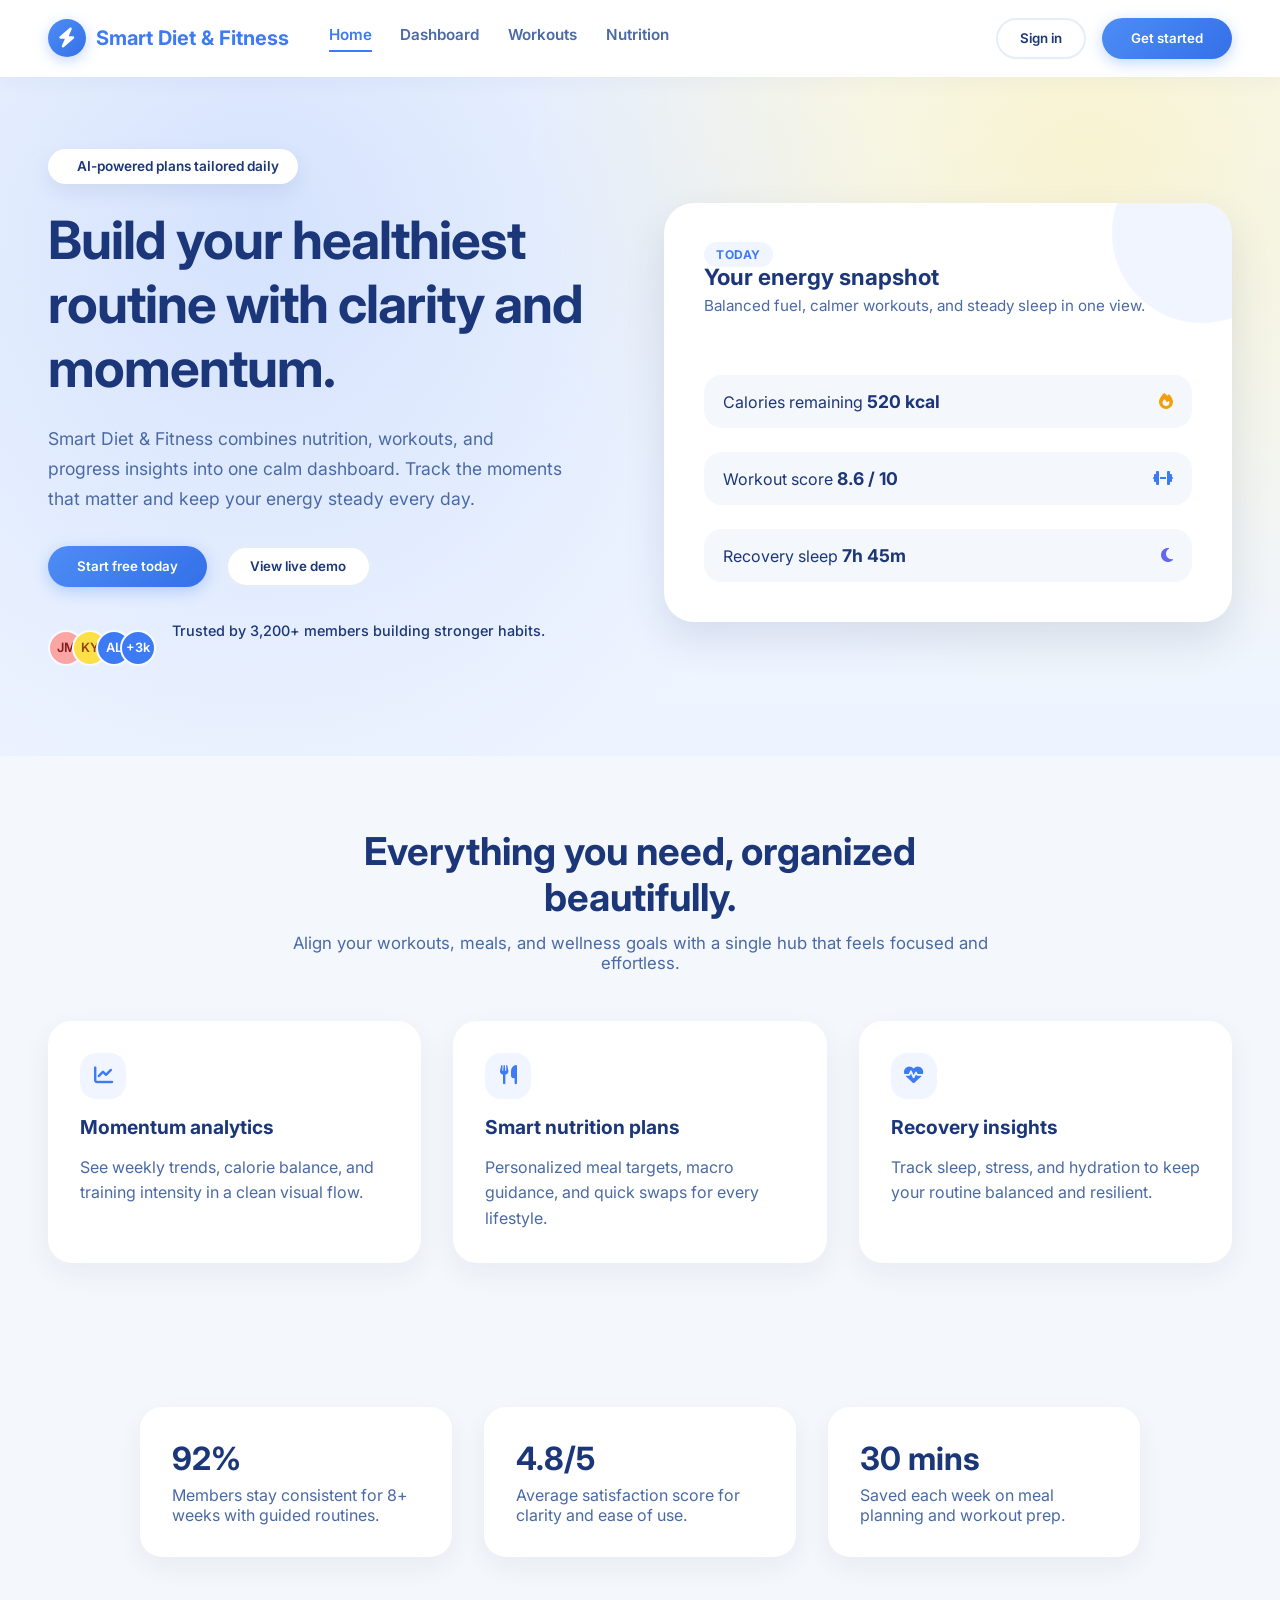
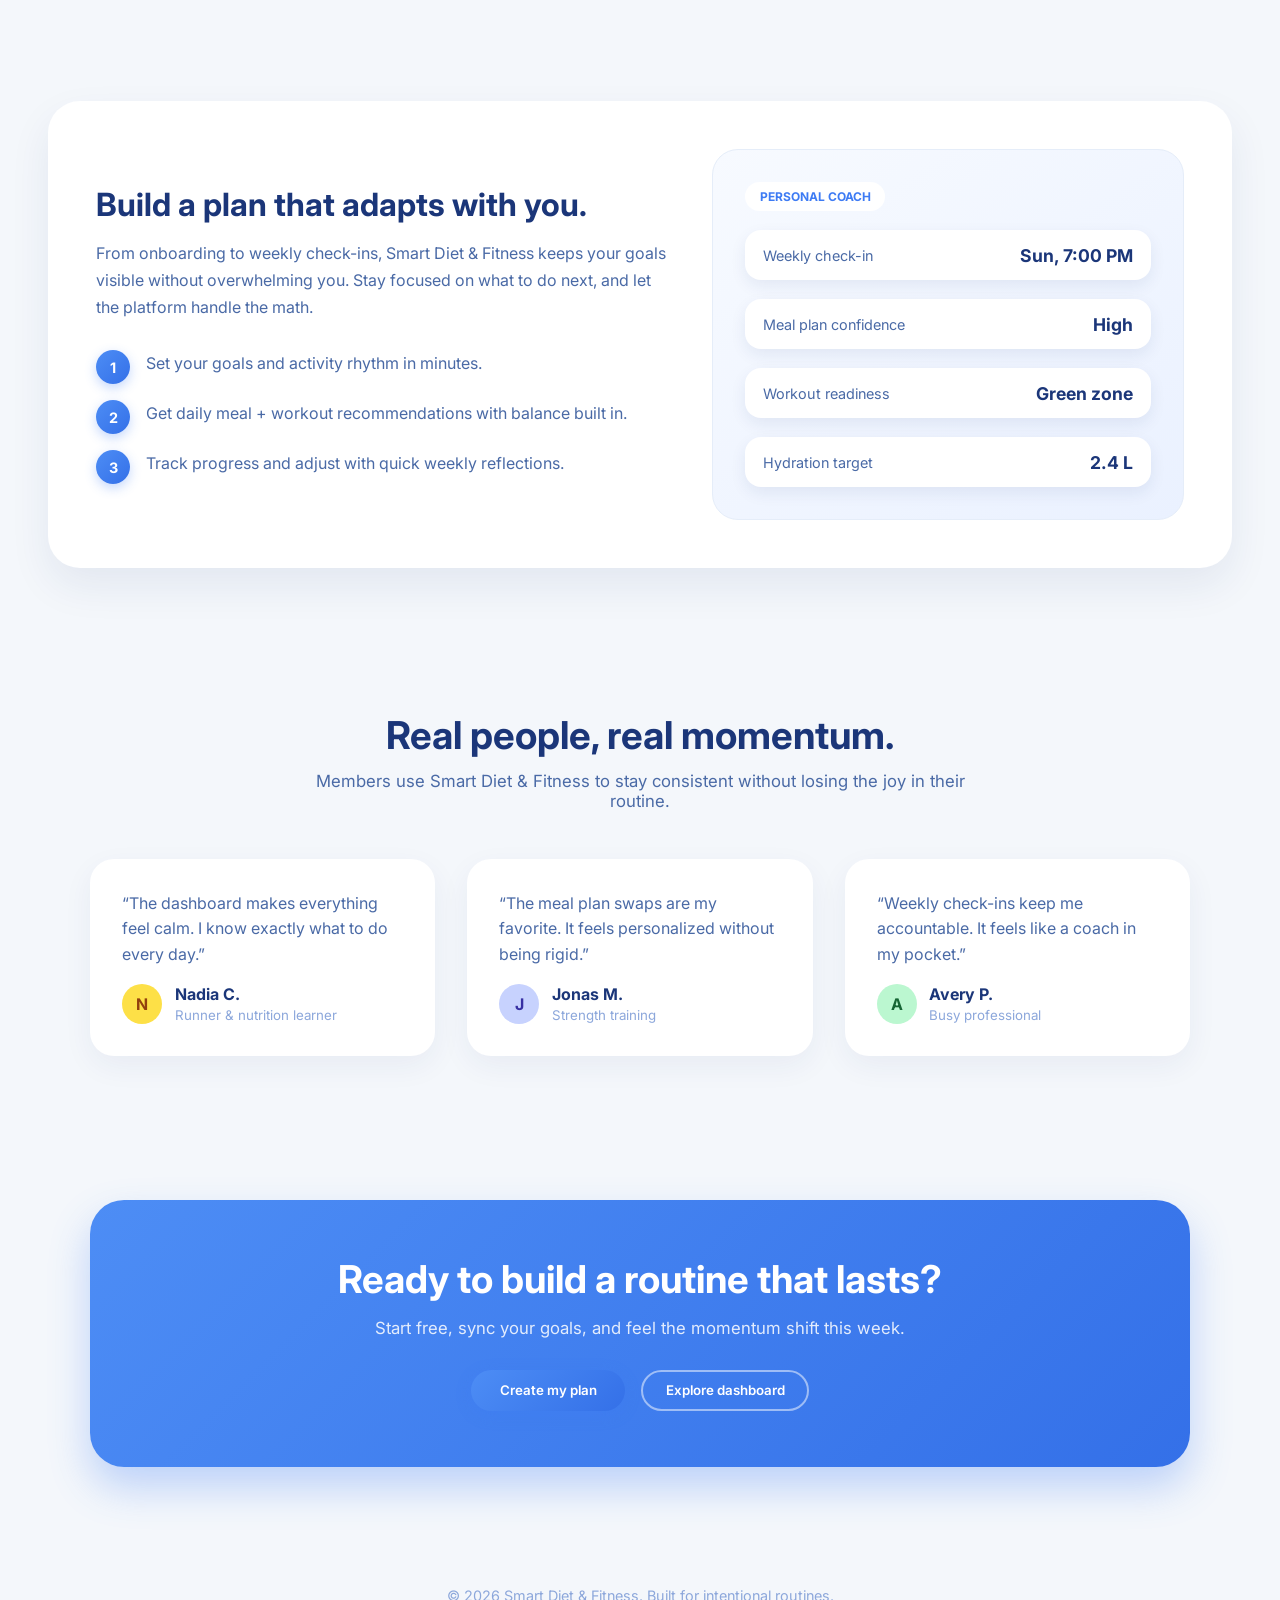
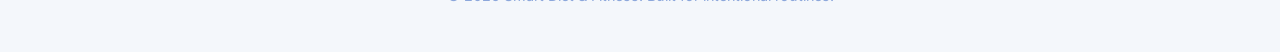
<file: frontend/index.html>
<!DOCTYPE html>
<html lang="en">
<head>
    <meta charset="UTF-8">
    <meta name="viewport" content="width=device-width, initial-scale=1.0">
    <title>Smart Diet & Fitness</title>

    <!-- Inter Font -->
    <link rel="preconnect" href="https://fonts.googleapis.com">
    <link rel="preconnect" href="https://fonts.gstatic.com" crossorigin>
    <link href="https://fonts.googleapis.com/css2?family=Inter:wght@400;500;600;700&display=swap" rel="stylesheet">

    <!-- FontAwesome for Icons -->
    <link rel="stylesheet" href="https://cdnjs.cloudflare.com/ajax/libs/font-awesome/6.4.0/css/all.min.css">

    <style>
        :root {
            --bg-body: #f4f7fb;
            --text-dark: #1b3679;
            --text-medium: #4a6aa6;
            --text-light: #8ca7db;
            --primary-blue: #3d7bf4;
            --primary-blue-hover: #2960cc;
            --input-bg: #f0f5ff;
            --bg-right: #ffffff;
            --border-light: #e5edf9;
            --accent-yellow: #fde047;
            --accent-orange: #f59e0b;

            --btn-gradient: linear-gradient(135deg, #4d8df5 0%, #3470e8 100%);
            --btn-gradient-hover: linear-gradient(135deg, #3d7bf4 0%, #2056c7 100%);
            --hero-gradient: radial-gradient(circle at 20% 20%, rgba(61, 123, 244, 0.18), transparent 55%),
                             radial-gradient(circle at 85% 10%, rgba(253, 224, 71, 0.25), transparent 45%),
                             linear-gradient(180deg, #f7faff 0%, #eef4ff 100%);
        }

        * {
            margin: 0;
            padding: 0;
            box-sizing: border-box;
            font-family: 'Inter', sans-serif;
        }

        body {
            background-color: var(--bg-body);
            color: var(--text-dark);
            min-height: 100vh;
            overflow-x: hidden;
        }

        .fade-in {
            opacity: 0;
            transform: translateY(20px);
            transition: opacity 0.8s ease, transform 0.8s ease;
        }

        .fade-in.visible {
            opacity: 1;
            transform: translateY(0);
        }

        .delay-1 { transition-delay: 0.1s; }
        .delay-2 { transition-delay: 0.2s; }
        .delay-3 { transition-delay: 0.3s; }
        .delay-4 { transition-delay: 0.4s; }

        .navbar {
            background-color: var(--bg-right);
            padding: 1.1rem 3rem;
            display: flex;
            align-items: center;
            justify-content: space-between;
            box-shadow: 0 4px 20px rgba(27, 54, 121, 0.04);
            position: sticky;
            top: 0;
            z-index: 100;
        }

        .nav-left {
            display: flex;
            align-items: center;
            gap: 2.5rem;
        }

        .logo {
            font-size: 1.25rem;
            font-weight: 700;
            color: var(--primary-blue);
            display: flex;
            align-items: center;
            gap: 0.6rem;
        }

        .logo-icon {
            width: 38px;
            height: 38px;
            border-radius: 50%;
            background: var(--btn-gradient);
            color: #ffffff;
            display: flex;
            align-items: center;
            justify-content: center;
            box-shadow: 0 4px 14px rgba(61, 123, 244, 0.3);
        }

        .nav-links {
            display: flex;
            gap: 1.8rem;
        }

        .nav-links a {
            text-decoration: none;
            color: var(--text-medium);
            font-weight: 600;
            font-size: 0.95rem;
            padding-bottom: 0.4rem;
            border-bottom: 2px solid transparent;
            transition: color 0.3s ease, border-color 0.3s ease;
        }

        .nav-links a:hover {
            color: var(--primary-blue);
        }

        .nav-links a.active {
            color: var(--primary-blue);
            border-color: var(--primary-blue);
        }

        .nav-right {
            display: flex;
            align-items: center;
            gap: 1rem;
        }

        .btn-secondary {
            background-color: transparent;
            border: 2px solid var(--border-light);
            color: var(--text-dark);
            padding: 0.65rem 1.4rem;
            border-radius: 50px;
            font-weight: 600;
            cursor: pointer;
            transition: all 0.3s ease;
        }

        .btn-secondary:hover {
            border-color: var(--primary-blue);
            color: var(--primary-blue);
            box-shadow: 0 6px 18px rgba(61, 123, 244, 0.15);
        }

        .btn-primary {
            border: none;
            background: var(--btn-gradient);
            color: #ffffff;
            padding: 0.8rem 1.8rem;
            border-radius: 50px;
            font-weight: 600;
            cursor: pointer;
            box-shadow: 0 4px 15px rgba(61, 123, 244, 0.3);
            transition: all 0.4s cubic-bezier(0.25, 1, 0.5, 1);
        }

        .btn-primary:hover {
            background: var(--btn-gradient-hover);
            border-radius: 14px;
            transform: translateY(-2px);
            box-shadow: 0 10px 25px rgba(61, 123, 244, 0.35);
        }

        .hero {
            background: var(--hero-gradient);
            padding: 4.5rem 3rem 5rem;
            position: relative;
        }

        .hero-grid {
            max-width: 1200px;
            margin: 0 auto;
            display: grid;
            grid-template-columns: repeat(2, 1fr);
            gap: 3rem;
            align-items: center;
        }

        .hero-badge {
            display: inline-flex;
            align-items: center;
            gap: 0.6rem;
            background-color: var(--bg-right);
            color: var(--text-dark);
            padding: 0.6rem 1.2rem;
            border-radius: 50px;
            font-size: 0.85rem;
            font-weight: 600;
            box-shadow: 0 8px 20px rgba(27, 54, 121, 0.08);
            margin-bottom: 1.5rem;
        }

        .hero-badge i {
            color: var(--primary-blue);
        }

        .hero h1 {
            font-size: 3.3rem;
            font-weight: 700;
            letter-spacing: -1px;
            margin-bottom: 1.5rem;
        }

        .hero p {
            font-size: 1.1rem;
            color: var(--text-medium);
            line-height: 1.7;
            margin-bottom: 2rem;
            max-width: 520px;
        }

        .hero-actions {
            display: flex;
            align-items: center;
            gap: 1.2rem;
            margin-bottom: 2rem;
        }

        .hero-actions .btn-secondary {
            background-color: var(--bg-right);
        }

        .hero-proof {
            display: flex;
            align-items: center;
            gap: 1rem;
        }

        .hero-avatars {
            display: flex;
        }

        .hero-avatars span {
            width: 36px;
            height: 36px;
            border-radius: 50%;
            border: 2px solid #f7faff;
            margin-left: -12px;
            display: inline-flex;
            align-items: center;
            justify-content: center;
            font-size: 0.8rem;
            font-weight: 600;
            color: #ffffff;
            background-color: var(--primary-blue);
        }

        .hero-avatars span:first-child {
            margin-left: 0;
            background-color: #fca5a5;
            color: #7f1d1d;
        }

        .hero-avatars span:nth-child(2) {
            background-color: var(--accent-yellow);
            color: #92400e;
        }

        .hero-proof p {
            font-size: 0.9rem;
            color: var(--text-dark);
            font-weight: 500;
        }

        .hero-card {
            background-color: var(--bg-right);
            border-radius: 30px;
            padding: 2.5rem;
            box-shadow: 0 18px 40px rgba(27, 54, 121, 0.12);
            display: flex;
            flex-direction: column;
            gap: 1.5rem;
            position: relative;
            overflow: hidden;
        }

        .hero-card::after {
            content: "";
            position: absolute;
            top: -60px;
            right: -60px;
            width: 180px;
            height: 180px;
            border-radius: 50%;
            background: rgba(61, 123, 244, 0.08);
        }

        .hero-card h3 {
            font-size: 1.4rem;
            margin-bottom: 0.2rem;
        }

        .hero-card p {
            color: var(--text-medium);
            font-size: 0.95rem;
        }

        .mini-stat {
            display: flex;
            align-items: center;
            justify-content: space-between;
            background-color: var(--bg-body);
            padding: 1rem 1.2rem;
            border-radius: 18px;
        }

        .mini-stat strong {
            color: var(--text-dark);
            font-size: 1.1rem;
        }

        .mini-pill {
            background-color: var(--input-bg);
            color: var(--primary-blue);
            font-weight: 700;
            font-size: 0.75rem;
            padding: 0.3rem 0.75rem;
            border-radius: 50px;
            letter-spacing: 0.5px;
            text-transform: uppercase;
        }

        .section {
            padding: 4.5rem 3rem;
        }

        .section-header {
            text-align: center;
            max-width: 700px;
            margin: 0 auto 3rem;
        }

        .section-header h2 {
            font-size: 2.4rem;
            margin-bottom: 0.8rem;
        }

        .section-header p {
            color: var(--text-medium);
            font-size: 1.05rem;
        }

        .feature-grid {
            max-width: 1200px;
            margin: 0 auto;
            display: grid;
            grid-template-columns: repeat(3, 1fr);
            gap: 2rem;
        }

        .feature-card {
            background-color: var(--bg-right);
            border-radius: 24px;
            padding: 2rem;
            box-shadow: 0 10px 30px rgba(27, 54, 121, 0.06);
            display: flex;
            flex-direction: column;
            gap: 1rem;
            min-height: 220px;
        }

        .feature-icon {
            width: 46px;
            height: 46px;
            border-radius: 16px;
            display: flex;
            align-items: center;
            justify-content: center;
            background: var(--input-bg);
            color: var(--primary-blue);
            font-size: 1.2rem;
        }

        .feature-card h3 {
            font-size: 1.2rem;
        }

        .feature-card p {
            color: var(--text-medium);
            line-height: 1.6;
        }

        .stats-row {
            max-width: 1000px;
            margin: 0 auto;
            display: grid;
            grid-template-columns: repeat(3, 1fr);
            gap: 2rem;
        }

        .stat-card {
            background-color: var(--bg-right);
            border-radius: 22px;
            padding: 2rem;
            box-shadow: 0 10px 26px rgba(27, 54, 121, 0.06);
            text-align: left;
        }

        .stat-card h3 {
            font-size: 2rem;
            margin-bottom: 0.4rem;
        }

        .stat-card p {
            color: var(--text-medium);
        }

        .app-section {
            background-color: var(--bg-right);
            border-radius: 32px;
            padding: 3rem;
            box-shadow: 0 18px 40px rgba(27, 54, 121, 0.08);
            max-width: 1200px;
            margin: 0 auto;
            display: grid;
            grid-template-columns: 1.1fr 0.9fr;
            gap: 2.5rem;
            align-items: center;
        }

        .app-section h3 {
            font-size: 2rem;
            margin-bottom: 1rem;
        }

        .app-section p {
            color: var(--text-medium);
            line-height: 1.7;
            margin-bottom: 1.8rem;
        }

        .steps {
            display: flex;
            flex-direction: column;
            gap: 1rem;
        }

        .step {
            display: flex;
            gap: 1rem;
            align-items: flex-start;
        }

        .step-number {
            width: 34px;
            height: 34px;
            border-radius: 50%;
            background: var(--btn-gradient);
            color: #ffffff;
            display: flex;
            align-items: center;
            justify-content: center;
            font-weight: 700;
            font-size: 0.9rem;
            box-shadow: 0 4px 12px rgba(61, 123, 244, 0.3);
        }

        .step p {
            margin: 0;
            color: var(--text-medium);
        }

        .app-card {
            background: linear-gradient(145deg, #f7faff 0%, #eaf1ff 100%);
            border-radius: 26px;
            padding: 2rem;
            border: 1px solid var(--border-light);
            display: flex;
            flex-direction: column;
            gap: 1.2rem;
        }

        .app-card .pill {
            width: fit-content;
            background-color: var(--bg-right);
            border-radius: 50px;
            padding: 0.45rem 0.9rem;
            font-size: 0.75rem;
            font-weight: 700;
            color: var(--primary-blue);
            text-transform: uppercase;
        }

        .metric {
            display: flex;
            align-items: center;
            justify-content: space-between;
            background-color: var(--bg-right);
            border-radius: 16px;
            padding: 0.9rem 1.1rem;
            box-shadow: 0 6px 16px rgba(27, 54, 121, 0.08);
        }

        .metric span {
            color: var(--text-medium);
            font-size: 0.9rem;
        }

        .metric strong {
            font-size: 1.1rem;
            color: var(--text-dark);
        }

        .testimonial-grid {
            max-width: 1100px;
            margin: 0 auto;
            display: grid;
            grid-template-columns: repeat(3, 1fr);
            gap: 2rem;
        }

        .testimonial {
            background-color: var(--bg-right);
            border-radius: 24px;
            padding: 2rem;
            box-shadow: 0 10px 30px rgba(27, 54, 121, 0.06);
            display: flex;
            flex-direction: column;
            gap: 1rem;
        }

        .testimonial p {
            color: var(--text-medium);
            line-height: 1.6;
        }

        .testimonial-footer {
            display: flex;
            align-items: center;
            gap: 0.8rem;
        }

        .testimonial-avatar {
            width: 40px;
            height: 40px;
            border-radius: 50%;
            background-color: var(--accent-yellow);
            color: #92400e;
            display: flex;
            align-items: center;
            justify-content: center;
            font-weight: 700;
        }

        .cta-section {
            background: var(--btn-gradient);
            border-radius: 34px;
            padding: 3.5rem;
            color: #ffffff;
            text-align: center;
            max-width: 1100px;
            margin: 0 auto;
            box-shadow: 0 20px 40px rgba(61, 123, 244, 0.3);
        }

        .cta-section h2 {
            font-size: 2.4rem;
            margin-bottom: 1rem;
        }

        .cta-section p {
            font-size: 1.05rem;
            margin-bottom: 2rem;
            color: rgba(255, 255, 255, 0.85);
        }

        .cta-actions {
            display: flex;
            justify-content: center;
            gap: 1rem;
            flex-wrap: wrap;
        }

        .cta-actions .btn-secondary {
            border-color: rgba(255, 255, 255, 0.5);
            color: #ffffff;
        }

        .cta-actions .btn-secondary:hover {
            border-color: #ffffff;
            color: #ffffff;
        }

        footer {
            padding: 3rem;
            text-align: center;
            color: var(--text-light);
            font-size: 0.9rem;
        }

        @media (max-width: 1000px) {
            .hero-grid,
            .app-section {
                grid-template-columns: 1fr;
            }

            .feature-grid,
            .stats-row,
            .testimonial-grid {
                grid-template-columns: 1fr;
            }

            .navbar {
                flex-direction: column;
                gap: 1rem;
            }

            .nav-links {
                flex-wrap: wrap;
                justify-content: center;
            }
        }

        @media (max-width: 700px) {
            .hero,
            .section {
                padding: 3.5rem 1.8rem;
            }

            .hero h1 {
                font-size: 2.6rem;
            }

            .section-header h2,
            .cta-section h2 {
                font-size: 2rem;
            }

            .hero-actions {
                flex-direction: column;
                align-items: flex-start;
            }
        }
    </style>
</head>
<body>
    <nav class="navbar">
        <div class="nav-left">
            <div class="logo">
                <div class="logo-icon"><i class="fa-solid fa-bolt"></i></div>
                Smart Diet & Fitness
            </div>
            <div class="nav-links">
                <a class="active" href="index.html">Home</a>
                <a href="dashboard.html">Dashboard</a>
                <a href="workouts.html">Workouts</a>
                <a href="nutrition.html">Nutrition</a>
            </div>
        </div>
        <div class="nav-right">
            <button class="btn-secondary" onclick="location.href='login.html'">Sign in</button>
            <button class="btn-primary" onclick="location.href='signup.html'">Get started</button>
        </div>
    </nav>

    <section class="hero">
        <div class="hero-grid">
            <div>
                <div class="hero-badge fade-in">
                    <i class="fa-solid fa-sparkles"></i>
                    AI-powered plans tailored daily
                </div>
                <h1 class="fade-in delay-1">Build your healthiest routine with clarity and momentum.</h1>
                <p class="fade-in delay-2">Smart Diet & Fitness combines nutrition, workouts, and progress insights into one calm dashboard. Track the moments that matter and keep your energy steady every day.</p>
                <div class="hero-actions fade-in delay-3">
                    <button class="btn-primary" onclick="location.href='signup.html'">Start free today</button>
                    <button class="btn-secondary">View live demo</button>
                </div>
                <div class="hero-proof fade-in delay-4">
                    <div class="hero-avatars">
                        <span>JM</span>
                        <span>KY</span>
                        <span>AL</span>
                        <span>+3k</span>
                    </div>
                    <p>Trusted by 3,200+ members building stronger habits.</p>
                </div>
            </div>
            <div class="hero-card fade-in delay-2">
                <div>
                    <span class="mini-pill">Today</span>
                    <h3>Your energy snapshot</h3>
                    <p>Balanced fuel, calmer workouts, and steady sleep in one view.</p>
                </div>
                <div class="mini-stat">
                    <div>
                        <span>Calories remaining</span>
                        <strong>520 kcal</strong>
                    </div>
                    <i class="fa-solid fa-fire" style="color: var(--accent-orange);"></i>
                </div>
                <div class="mini-stat">
                    <div>
                        <span>Workout score</span>
                        <strong>8.6 / 10</strong>
                    </div>
                    <i class="fa-solid fa-dumbbell" style="color: var(--primary-blue);"></i>
                </div>
                <div class="mini-stat">
                    <div>
                        <span>Recovery sleep</span>
                        <strong>7h 45m</strong>
                    </div>
                    <i class="fa-solid fa-moon" style="color: #6366f1;"></i>
                </div>
            </div>
        </div>
    </section>

    <section class="section">
        <div class="section-header fade-in">
            <h2>Everything you need, organized beautifully.</h2>
            <p>Align your workouts, meals, and wellness goals with a single hub that feels focused and effortless.</p>
        </div>
        <div class="feature-grid">
            <div class="feature-card fade-in delay-1">
                <div class="feature-icon"><i class="fa-solid fa-chart-line"></i></div>
                <h3>Momentum analytics</h3>
                <p>See weekly trends, calorie balance, and training intensity in a clean visual flow.</p>
            </div>
            <div class="feature-card fade-in delay-2">
                <div class="feature-icon"><i class="fa-solid fa-utensils"></i></div>
                <h3>Smart nutrition plans</h3>
                <p>Personalized meal targets, macro guidance, and quick swaps for every lifestyle.</p>
            </div>
            <div class="feature-card fade-in delay-3">
                <div class="feature-icon"><i class="fa-solid fa-heart-pulse"></i></div>
                <h3>Recovery insights</h3>
                <p>Track sleep, stress, and hydration to keep your routine balanced and resilient.</p>
            </div>
        </div>
    </section>

    <section class="section">
        <div class="stats-row">
            <div class="stat-card fade-in">
                <h3>92%</h3>
                <p>Members stay consistent for 8+ weeks with guided routines.</p>
            </div>
            <div class="stat-card fade-in delay-1">
                <h3>4.8/5</h3>
                <p>Average satisfaction score for clarity and ease of use.</p>
            </div>
            <div class="stat-card fade-in delay-2">
                <h3>30 mins</h3>
                <p>Saved each week on meal planning and workout prep.</p>
            </div>
        </div>
    </section>

    <section class="section">
        <div class="app-section fade-in">
            <div>
                <h3>Build a plan that adapts with you.</h3>
                <p>From onboarding to weekly check-ins, Smart Diet & Fitness keeps your goals visible without overwhelming you. Stay focused on what to do next, and let the platform handle the math.</p>
                <div class="steps">
                    <div class="step">
                        <div class="step-number">1</div>
                        <p>Set your goals and activity rhythm in minutes.</p>
                    </div>
                    <div class="step">
                        <div class="step-number">2</div>
                        <p>Get daily meal + workout recommendations with balance built in.</p>
                    </div>
                    <div class="step">
                        <div class="step-number">3</div>
                        <p>Track progress and adjust with quick weekly reflections.</p>
                    </div>
                </div>
            </div>
            <div class="app-card">
                <span class="pill">Personal Coach</span>
                <div class="metric">
                    <span>Weekly check-in</span>
                    <strong>Sun, 7:00 PM</strong>
                </div>
                <div class="metric">
                    <span>Meal plan confidence</span>
                    <strong>High</strong>
                </div>
                <div class="metric">
                    <span>Workout readiness</span>
                    <strong>Green zone</strong>
                </div>
                <div class="metric">
                    <span>Hydration target</span>
                    <strong>2.4 L</strong>
                </div>
            </div>
        </div>
    </section>

    <section class="section">
        <div class="section-header fade-in">
            <h2>Real people, real momentum.</h2>
            <p>Members use Smart Diet & Fitness to stay consistent without losing the joy in their routine.</p>
        </div>
        <div class="testimonial-grid">
            <div class="testimonial fade-in delay-1">
                <p>“The dashboard makes everything feel calm. I know exactly what to do every day.”</p>
                <div class="testimonial-footer">
                    <div class="testimonial-avatar">N</div>
                    <div>
                        <strong>Nadia C.</strong><br>
                        <small style="color: var(--text-light);">Runner & nutrition learner</small>
                    </div>
                </div>
            </div>
            <div class="testimonial fade-in delay-2">
                <p>“The meal plan swaps are my favorite. It feels personalized without being rigid.”</p>
                <div class="testimonial-footer">
                    <div class="testimonial-avatar" style="background-color: #c7d2fe; color: #3730a3;">J</div>
                    <div>
                        <strong>Jonas M.</strong><br>
                        <small style="color: var(--text-light);">Strength training</small>
                    </div>
                </div>
            </div>
            <div class="testimonial fade-in delay-3">
                <p>“Weekly check-ins keep me accountable. It feels like a coach in my pocket.”</p>
                <div class="testimonial-footer">
                    <div class="testimonial-avatar" style="background-color: #bbf7d0; color: #166534;">A</div>
                    <div>
                        <strong>Avery P.</strong><br>
                        <small style="color: var(--text-light);">Busy professional</small>
                    </div>
                </div>
            </div>
        </div>
    </section>

    <section class="section">
        <div class="cta-section fade-in">
            <h2>Ready to build a routine that lasts?</h2>
            <p>Start free, sync your goals, and feel the momentum shift this week.</p>
            <div class="cta-actions">
                <button class="btn-primary" onclick="location.href='signup.html'">Create my plan</button>
                <button class="btn-secondary" onclick="location.href='dashboard.html'">Explore dashboard</button>
            </div>
        </div>
    </section>

    <footer>
        &copy; 2026 Smart Diet & Fitness. Built for intentional routines.
    </footer>

    <script>
        const observer = new IntersectionObserver((entries) => {
            entries.forEach((entry) => {
                if (entry.isIntersecting) {
                    entry.target.classList.add('visible');
                }
            });
        }, { threshold: 0.15 });

        document.querySelectorAll('.fade-in').forEach((el) => observer.observe(el));
    </script>
</body>
</html>
</file>
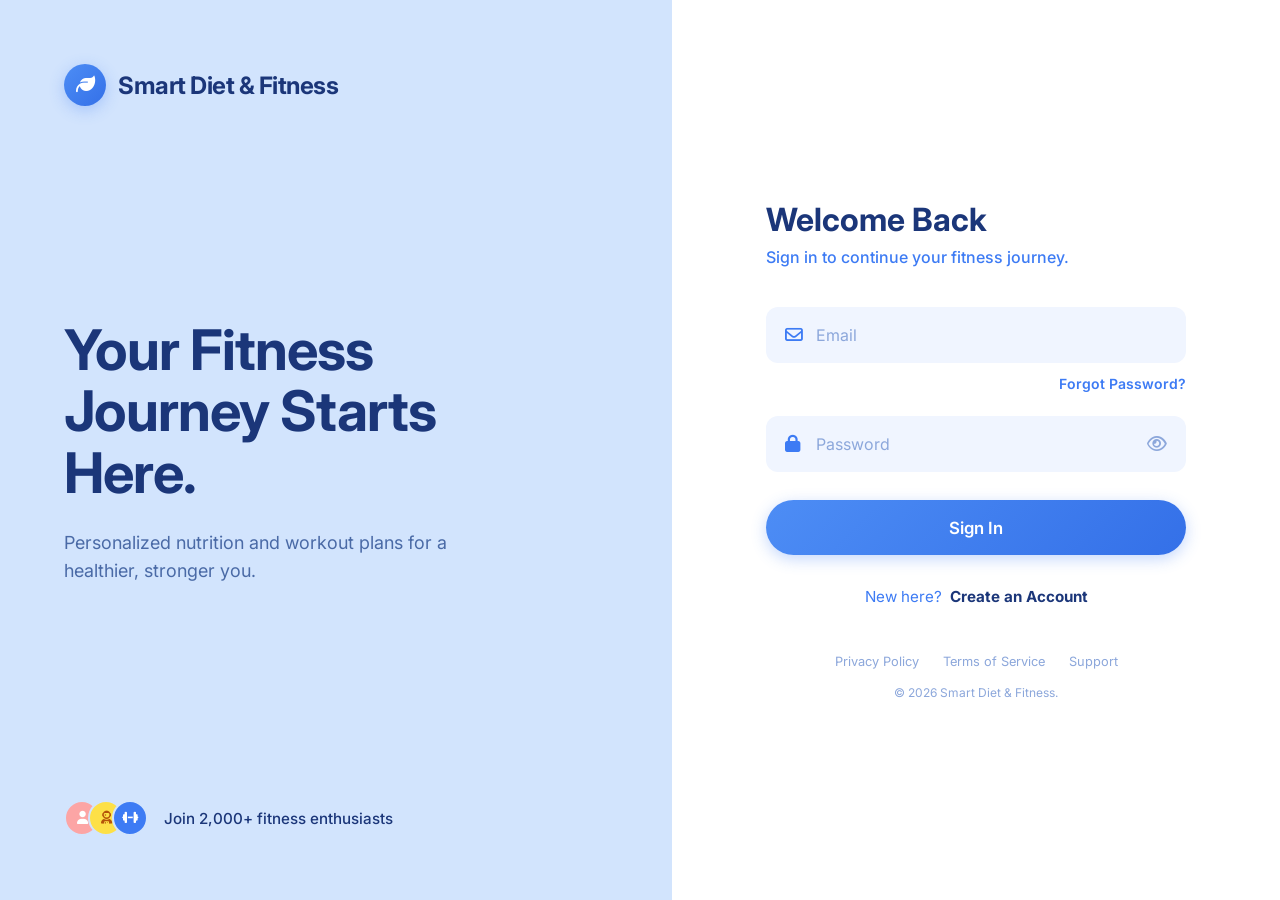
<file: frontend/login.html>
<!DOCTYPE html>
<html lang="en">
<head>
    <meta charset="UTF-8">
    <meta name="viewport" content="width=device-width, initial-scale=1.0">
    <title>Login - Smart Diet & Fitness</title>
    
    <!-- Inter Font -->
    <link rel="preconnect" href="https://fonts.googleapis.com">
    <link rel="preconnect" href="https://fonts.gstatic.com" crossorigin>
    <link href="https://fonts.googleapis.com/css2?family=Inter:wght@400;500;600;700&display=swap" rel="stylesheet">
    
    <!-- FontAwesome for Icons -->
    <link rel="stylesheet" href="https://cdnjs.cloudflare.com/ajax/libs/font-awesome/6.4.0/css/all.min.css">

    <style>
        :root {
            /* Color Palette */
            --bg-left: #d2e4fd;
            --text-dark: #1b3679;
            --text-medium: #4a6aa6;
            --primary-blue: #3d7bf4;
            --primary-blue-hover: #2960cc;
            --input-bg: #f0f5ff;
            --input-placeholder: #8ca7db;
            --bg-right: #ffffff;
            
            /* Gradients */
            --btn-gradient: linear-gradient(135deg, #4d8df5 0%, #3470e8 100%);
            --btn-gradient-hover: linear-gradient(135deg, #3d7bf4 0%, #2056c7 100%);
        }

        * {
            margin: 0;
            padding: 0;
            box-sizing: border-box;
            font-family: 'Inter', sans-serif;
        }

        body {
            display: flex;
            min-height: 100vh;
            background-color: var(--bg-right);
            overflow-x: hidden;
        }

        /* --- Animations --- */
        .fade-in {
            opacity: 0;
            transform: translateY(20px);
            transition: opacity 0.8s ease, transform 0.8s ease;
        }

        .fade-in.visible {
            opacity: 1;
            transform: translateY(0);
        }

        .delay-1 { transition-delay: 0.1s; }
        .delay-2 { transition-delay: 0.2s; }
        .delay-3 { transition-delay: 0.3s; }
        .delay-4 { transition-delay: 0.4s; }

        /* --- Layout --- */
        .split-layout {
            display: flex;
            width: 100%;
        }

        /* --- Left Panel (Hero) --- */
        .left-panel {
            flex: 1;
            background-color: var(--bg-left);
            padding: 4rem;
            display: flex;
            flex-direction: column;
            justify-content: space-between;
        }

        /* LOGO CSS */
        .logo {
            font-size: 1.5rem;
            font-weight: 700;
            color: var(--text-dark);
            letter-spacing: -0.5px;
            display: flex;
            align-items: center;
            gap: 0.75rem;
        }

        .logo-icon {
            width: 42px;
            height: 42px;
            background: var(--btn-gradient);
            color: white;
            border-radius: 50%;
            display: flex;
            align-items: center;
            justify-content: center;
            font-size: 1.2rem;
            box-shadow: 0 4px 15px rgba(61, 123, 244, 0.3);
        }

        .hero-content {
            max-width: 480px;
        }

        .hero-content h1 {
            font-size: 3.5rem;
            font-weight: 700;
            color: var(--text-dark);
            line-height: 1.1;
            margin-bottom: 1.5rem;
            letter-spacing: -1px;
        }

        .hero-content p {
            font-size: 1.125rem;
            color: var(--text-medium);
            line-height: 1.6;
            max-width: 400px;
        }

        .social-proof {
            display: flex;
            align-items: center;
            gap: 1rem;
        }

        .avatars {
            display: flex;
        }

        .avatar {
            width: 36px;
            height: 36px;
            border-radius: 50%;
            border: 2px solid var(--bg-left);
            background-color: var(--primary-blue);
            margin-left: -12px;
            display: flex;
            align-items: center;
            justify-content: center;
            color: white;
            font-size: 0.8rem;
        }

        .avatar:first-child {
            margin-left: 0;
            background-color: #fca5a5;
        }
        
        .avatar:nth-child(2) {
            background-color: #fde047;
            color: #b45309;
        }

        .social-proof span {
            color: var(--text-dark);
            font-size: 0.95rem;
            font-weight: 500;
        }

        /* --- Right Panel (Form) --- */
        .right-panel {
            flex: 1;
            display: flex;
            align-items: center;
            justify-content: center;
            padding: 2rem;
            background-color: var(--bg-right);
        }

        .form-container {
            width: 100%;
            max-width: 420px;
        }

        .form-header {
            margin-bottom: 2.5rem;
        }

        .form-header h2 {
            font-size: 2rem;
            font-weight: 700;
            color: var(--text-dark);
            margin-bottom: 0.5rem;
        }

        .form-header p {
            color: var(--primary-blue);
            font-size: 1rem;
            font-weight: 500;
        }

        .input-group {
            position: relative;
            margin-bottom: 1.25rem;
        }

        .input-group i:not(.password-toggle) {
            position: absolute;
            left: 1.2rem;
            top: 50%;
            transform: translateY(-50%);
            color: var(--primary-blue);
            font-size: 1.1rem;
        }

        /* PASSWORD TOGGLE ICON */
        .password-toggle {
            position: absolute;
            right: 1.2rem;
            top: 50%;
            transform: translateY(-50%);
            color: var(--input-placeholder);
            font-size: 1.1rem;
            cursor: pointer;
            transition: color 0.3s ease;
        }

        .password-toggle:hover {
            color: var(--primary-blue);
        }

        .input-group input {
            width: 100%;
            /* Added extra padding on the right (3rem) so text doesn't overlap the eye icon */
            padding: 1rem 3rem 1rem 3rem; 
            border: 2px solid transparent;
            border-radius: 12px;
            background-color: var(--input-bg);
            font-size: 1rem;
            color: var(--text-dark);
            outline: none;
            transition: all 0.3s ease;
        }

        .input-group input::placeholder {
            color: var(--input-placeholder);
        }

        .input-group input:focus {
            border-color: var(--primary-blue);
            background-color: #fff;
            box-shadow: 0 4px 12px rgba(61, 123, 244, 0.1);
        }

        .forgot-password {
            display: block;
            text-align: right;
            color: var(--primary-blue);
            text-decoration: none;
            font-size: 0.875rem;
            font-weight: 600;
            margin-top: -0.5rem;
            margin-bottom: 1.5rem;
            transition: color 0.3s ease;
        }

        .forgot-password:hover {
            color: var(--text-dark);
        }

        /* Super Smooth Button styles */
        .btn-submit {
            width: 100%;
            padding: 1.1rem;
            border: none;
            background: var(--btn-gradient);
            color: white;
            font-size: 1.05rem;
            font-weight: 600;
            cursor: pointer;
            border-radius: 50px; 
            box-shadow: 0 4px 15px rgba(61, 123, 244, 0.3);
            transition: all 0.4s cubic-bezier(0.25, 1, 0.5, 1);
            margin-bottom: 2rem;
            margin-top: 0.5rem;
        }

        .btn-submit:hover {
            background: var(--btn-gradient-hover);
            border-radius: 12px; 
            box-shadow: 0 8px 25px rgba(61, 123, 244, 0.4);
            transform: translateY(-2px);
        }

        .btn-submit:active {
            transform: translateY(0);
            box-shadow: 0 2px 10px rgba(61, 123, 244, 0.3);
        }

        .signup-link {
            text-align: center;
            color: var(--primary-blue);
            font-size: 0.95rem;
            margin-bottom: 3rem;
        }

        .signup-link a {
            color: var(--text-dark);
            font-weight: 700;
            text-decoration: none;
            margin-left: 0.25rem;
            transition: color 0.3s ease;
        }

        .signup-link a:hover {
            color: var(--primary-blue);
        }

        .footer-links {
            display: flex;
            flex-direction: column;
            align-items: center;
            gap: 1rem;
        }

        .footer-links .links {
            display: flex;
            gap: 1.5rem;
        }

        .footer-links a {
            color: var(--input-placeholder);
            text-decoration: none;
            font-size: 0.8rem;
            transition: color 0.3s ease;
        }

        .footer-links a:hover {
            color: var(--primary-blue);
        }

        .footer-links .copyright {
            color: var(--input-placeholder);
            font-size: 0.75rem;
        }

        /* --- Responsive Design --- */
        @media (max-width: 900px) {
            .split-layout {
                flex-direction: column;
            }
            
            .left-panel {
                padding: 3rem 2rem;
                min-height: 40vh;
                justify-content: center;
                gap: 2rem;
            }

            .hero-content h1 {
                font-size: 2.5rem;
            }
            
            .right-panel {
                padding: 3rem 2rem;
            }
        }
    </style>
</head>
<body>

    <div class="split-layout">
        
        <!-- Left Hero Section -->
        <div class="left-panel">
            <div class="logo fade-in">
                <div class="logo-icon"><i class="fa-solid fa-leaf"></i></div>
                Smart Diet & Fitness
            </div>
            <div class="hero-content">
                <h1 class="fade-in delay-1">Your Fitness Journey Starts Here.</h1>
                <p class="fade-in delay-2">Personalized nutrition and workout plans for a healthier, stronger you.</p>
            </div>
            <div class="social-proof fade-in delay-3">
                <div class="avatars">
                    <div class="avatar"><i class="fa-solid fa-user"></i></div>
                    <div class="avatar"><i class="fa-solid fa-user-astronaut"></i></div>
                    <div class="avatar"><i class="fa-solid fa-dumbbell"></i></div>
                </div>
                <span>Join 2,000+ fitness enthusiasts</span>
            </div>
        </div>

        <!-- Right Form Section -->
        <div class="right-panel">
            <div class="form-container">
                <div class="form-header fade-in">
                    <h2>Welcome Back</h2>
                    <p>Sign in to continue your fitness journey.</p>
                </div>

                <form id="loginForm" onsubmit="event.preventDefault(); window.location.href='dashboard.html';">
                    <div class="input-group fade-in delay-1">
                        <i class="fa-regular fa-envelope"></i>
                        <input type="email" placeholder="Email" required>
                    </div>

                    <a href="#" class="forgot-password fade-in delay-2">Forgot Password?</a>

                    <div class="input-group fade-in delay-2">
                        <i class="fa-solid fa-lock"></i>
                        <input type="password" id="loginPassword" placeholder="Password" required>
                        <!-- NEW: Toggle Password Icon -->
                        <i class="fa-regular fa-eye password-toggle" onclick="togglePassword('loginPassword', this)"></i>
                    </div>

                    <button type="submit" class="btn-submit fade-in delay-3">Sign In</button>
                </form>

                <p class="signup-link fade-in delay-4">
                    New here? <a href="signup.html">Create an Account</a>
                </p>

                <div class="footer-links fade-in delay-4">
                    <div class="links">
                        <a href="#">Privacy Policy</a>
                        <a href="#">Terms of Service</a>
                        <a href="#">Support</a>
                    </div>
                    <span class="copyright">© 2026 Smart Diet & Fitness.</span>
                </div>
            </div>
        </div>

    </div>

    <!-- JS for Animation and Password Toggle -->
    <script>
        document.addEventListener("DOMContentLoaded", () => {
            setTimeout(() => {
                const elements = document.querySelectorAll('.fade-in');
                elements.forEach(el => {
                    el.classList.add('visible');
                });
            }, 100);
        });

        // Function to toggle password visibility
        function togglePassword(inputId, icon) {
            const input = document.getElementById(inputId);
            if (input.type === "password") {
                input.type = "text";
                icon.classList.remove("fa-eye");
                icon.classList.add("fa-eye-slash"); // Changes icon to a crossed-out eye
            } else {
                input.type = "password";
                icon.classList.remove("fa-eye-slash");
                icon.classList.add("fa-eye");
            }
        }
    </script>

</body>
</html>
</file>
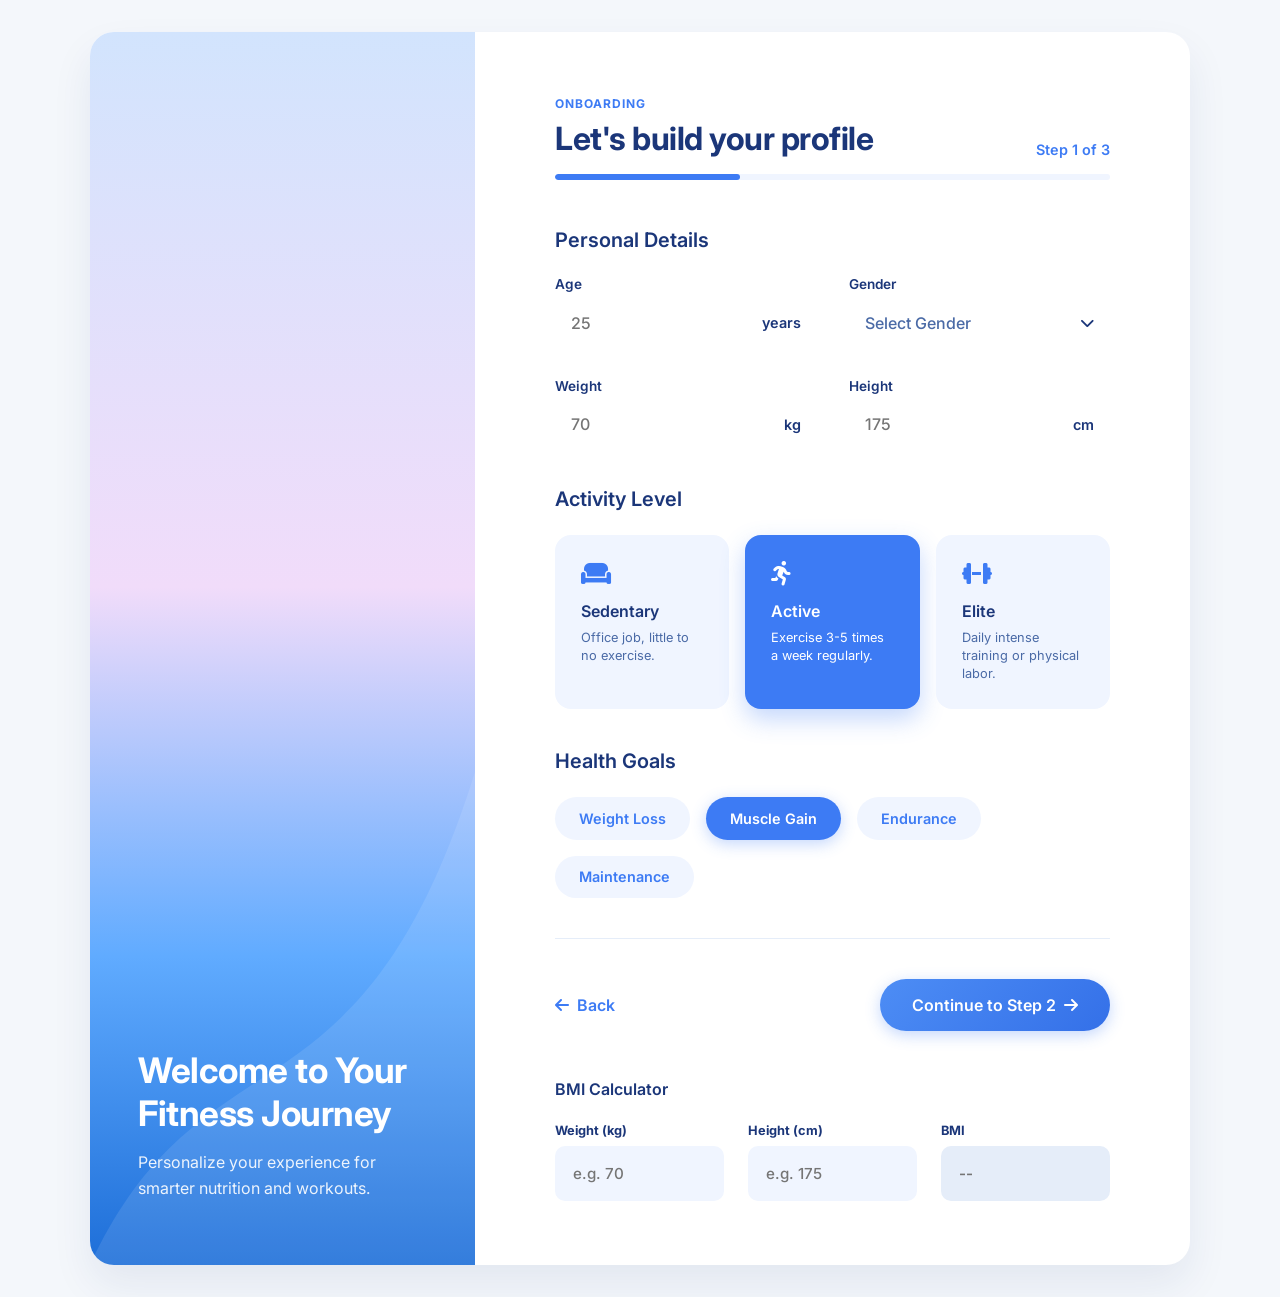
<file: frontend/onboard.html>
<!DOCTYPE html>
<html lang="en">
<head>
    <meta charset="UTF-8">
    <meta name="viewport" content="width=device-width, initial-scale=1.0">
    <title>Onboarding - Smart Diet & Fitness</title>
    
    <!-- Inter Font -->
    <link rel="preconnect" href="https://fonts.googleapis.com">
    <link rel="preconnect" href="https://fonts.gstatic.com" crossorigin>
    <link href="https://fonts.googleapis.com/css2?family=Inter:wght@400;500;600;700&display=swap" rel="stylesheet">
    
    <!-- FontAwesome for Icons -->
    <link rel="stylesheet" href="https://cdnjs.cloudflare.com/ajax/libs/font-awesome/6.4.0/css/all.min.css">

    <style>
        :root {
            /* Color Palette */
            --bg-body: #f4f7fb;
            --text-dark: #1b3679;
            --text-medium: #4a6aa6;
            --text-light: #8ca7db;
            --primary-blue: #3d7bf4;
            --primary-blue-hover: #2960cc;
            --input-bg: #f0f5ff;
            --bg-right: #ffffff;
            --border-light: #e5edf9;
            
            /* Gradients */
            --btn-gradient: linear-gradient(135deg, #4d8df5 0%, #3470e8 100%);
            --btn-gradient-hover: linear-gradient(135deg, #3d7bf4 0%, #2056c7 100%);
            --image-gradient: linear-gradient(to bottom, #d2e4fd 0%, #f1dcfa 45%, #60abff 75%, #1d6ed8 100%);
        }

        * {
            margin: 0;
            padding: 0;
            box-sizing: border-box;
            font-family: 'Inter', sans-serif;
        }

        body {
            display: flex;
            align-items: center;
            justify-content: center;
            min-height: 100vh;
            background-color: var(--bg-body);
            padding: 2rem;
        }

        /* --- Animations --- */
        .fade-in {
            opacity: 0;
            transform: translateY(15px);
            transition: opacity 0.8s ease, transform 0.8s ease;
        }

        .fade-in.visible {
            opacity: 1;
            transform: translateY(0);
        }

        .delay-1 { transition-delay: 0.1s; }
        .delay-2 { transition-delay: 0.2s; }
        .delay-3 { transition-delay: 0.3s; }
        .delay-4 { transition-delay: 0.4s; }

        /* --- Layout --- */
        .onboarding-container {
            display: flex;
            width: 100%;
            max-width: 1100px;
            background-color: var(--bg-right);
            border-radius: 24px;
            box-shadow: 0 20px 40px rgba(27, 54, 121, 0.08);
            overflow: hidden;
            min-height: 850px;
        }

        /* --- Left Image Panel --- */
        .image-panel {
            width: 35%;
            background: var(--image-gradient);
            padding: 4rem 3rem;
            display: flex;
            flex-direction: column;
            justify-content: flex-end;
            position: relative;
        }

        .image-panel::before {
            content: '';
            position: absolute;
            top: 0; left: 0; right: 0; bottom: 0;
            background: url('data:image/svg+xml;utf8,<svg xmlns="http://www.w3.org/2000/svg" viewBox="0 0 100 100" preserveAspectRatio="none"><path d="M0,100 C30,80 70,90 100,60 L100,100 Z" fill="rgba(255,255,255,0.1)"/></svg>') no-repeat bottom;
            background-size: cover;
        }

        .image-content {
            position: relative;
            z-index: 1;
        }

        .image-content h2 {
            font-size: 2.2rem;
            font-weight: 700;
            color: #ffffff;
            line-height: 1.2;
            margin-bottom: 1rem;
            letter-spacing: -0.5px;
        }

        .image-content p {
            font-size: 1rem;
            color: rgba(255, 255, 255, 0.9);
            line-height: 1.6;
        }

        /* --- Right Form Panel --- */
        .form-panel {
            width: 65%;
            padding: 4rem 5rem;
            overflow-y: auto;
        }

        /* Header & Progress */
        .step-header {
            display: flex;
            justify-content: space-between;
            align-items: flex-end;
            margin-bottom: 1rem;
        }

        .header-left .subtitle {
            font-size: 0.75rem;
            font-weight: 700;
            color: var(--primary-blue);
            text-transform: uppercase;
            letter-spacing: 1px;
            margin-bottom: 0.5rem;
            display: block;
        }

        .header-left h1 {
            font-size: 2rem;
            color: var(--text-dark);
            font-weight: 700;
            letter-spacing: -0.5px;
        }

        .header-right {
            font-size: 0.9rem;
            font-weight: 600;
            color: var(--primary-blue);
        }

        .progress-bar {
            width: 100%;
            height: 6px;
            background-color: var(--input-bg);
            border-radius: 10px;
            margin-bottom: 3rem;
            overflow: hidden;
        }

        .progress-fill {
            height: 100%;
            width: 33.33%;
            background-color: var(--primary-blue);
            border-radius: 10px;
        }

        /* Section Titles */
        .section-title {
            font-size: 1.25rem;
            font-weight: 600;
            color: var(--text-dark);
            margin-bottom: 1.5rem;
            margin-top: 2.5rem;
        }

        /* Personal Details Grid */
        .details-grid {
            display: grid;
            grid-template-columns: 1fr 1fr;
            gap: 2rem;
        }

        .input-wrapper {
            display: flex;
            flex-direction: column;
            gap: 0.5rem;
        }

        .input-wrapper label {
            font-size: 0.85rem;
            font-weight: 600;
            color: var(--text-dark);
        }

        .inline-input {
            display: flex;
            align-items: center;
            justify-content: space-between;
            padding: 0.8rem 1rem;
            border-radius: 12px;
            background-color: var(--bg-right);
            transition: all 0.3s ease;
        }

        .inline-input input, .inline-input select {
            border: none;
            outline: none;
            font-size: 1rem;
            font-weight: 500;
            color: var(--text-medium);
            background: transparent;
            width: 100%;
            cursor: pointer;
        }
        
        .inline-input select {
            appearance: none;
        }

        .inline-input span, .inline-input i {
            font-size: 0.9rem;
            font-weight: 600;
            color: var(--text-dark);
            margin-left: 0.5rem;
        }

        /* Activity Level Cards */
        .activity-cards {
            display: grid;
            grid-template-columns: repeat(3, 1fr);
            gap: 1rem;
        }

        .activity-card {
            background-color: var(--input-bg);
            border-radius: 16px;
            padding: 1.5rem;
            cursor: pointer;
            transition: all 0.3s ease;
            border: 2px solid transparent;
        }

        .activity-card i {
            font-size: 1.5rem;
            color: var(--primary-blue);
            margin-bottom: 1rem;
            display: block;
        }

        .activity-card h4 {
            font-size: 1rem;
            font-weight: 600;
            color: var(--text-dark);
            margin-bottom: 0.5rem;
        }

        .activity-card p {
            font-size: 0.8rem;
            color: var(--text-medium);
            line-height: 1.4;
        }

        .activity-card:hover {
            transform: translateY(-3px);
            box-shadow: 0 8px 20px rgba(61, 123, 244, 0.1);
        }

        .activity-card.active {
            background-color: var(--primary-blue);
            box-shadow: 0 10px 25px rgba(61, 123, 244, 0.3);
        }

        .activity-card.active i,
        .activity-card.active h4,
        .activity-card.active p {
            color: #ffffff;
        }

        /* Health Goals Pills */
        .goals-container {
            display: flex;
            flex-wrap: wrap;
            gap: 1rem;
        }

        .goal-pill {
            padding: 0.8rem 1.5rem;
            background-color: var(--input-bg);
            color: var(--primary-blue);
            font-weight: 600;
            font-size: 0.9rem;
            border-radius: 50px;
            cursor: pointer;
            transition: all 0.3s ease;
        }

        .goal-pill:hover {
            background-color: #dbe7ff;
        }

        .goal-pill.active {
            background-color: var(--primary-blue);
            color: #ffffff;
            box-shadow: 0 4px 15px rgba(61, 123, 244, 0.3);
        }

        /* Divider */
        .divider {
            height: 1px;
            background-color: var(--border-light);
            margin: 2.5rem 0;
        }

        /* Footer Actions */
        .actions {
            display: flex;
            justify-content: space-between;
            align-items: center;
            margin-bottom: 3rem;
        }

        .btn-back {
            color: var(--primary-blue);
            background: none;
            border: none;
            font-size: 1rem;
            font-weight: 600;
            cursor: pointer;
            display: flex;
            align-items: center;
            gap: 0.5rem;
            transition: color 0.3s ease;
        }

        .btn-back:hover {
            color: var(--text-dark);
        }

        .btn-next {
            padding: 1rem 2rem;
            border: none;
            background: var(--btn-gradient);
            color: white;
            font-size: 1rem;
            font-weight: 600;
            cursor: pointer;
            border-radius: 50px;
            display: flex;
            align-items: center;
            gap: 0.5rem;
            box-shadow: 0 4px 15px rgba(61, 123, 244, 0.3);
            transition: all 0.4s cubic-bezier(0.25, 1, 0.5, 1);
        }

        .btn-next:hover {
            background: var(--btn-gradient-hover);
            border-radius: 12px;
            box-shadow: 0 8px 25px rgba(61, 123, 244, 0.4);
            transform: translateY(-2px);
        }

        /* BMI Calculator Section */
        .bmi-container {
            display: grid;
            grid-template-columns: repeat(3, 1fr);
            gap: 1.5rem;
        }

        .bmi-input-wrapper label {
            font-size: 0.8rem;
            font-weight: 700;
            color: var(--text-dark);
            margin-bottom: 0.5rem;
            display: block;
        }

        .bmi-input {
            width: 100%;
            padding: 1rem;
            background-color: var(--input-bg);
            border: 2px solid transparent;
            border-radius: 10px;
            font-size: 0.95rem;
            font-weight: 500;
            color: var(--text-dark);
            outline: none;
            transition: all 0.3s ease;
        }

        .bmi-input:focus {
            border-color: var(--primary-blue);
            background-color: #fff;
        }

        .bmi-input:read-only {
            background-color: var(--border-light);
            color: var(--text-medium);
            font-weight: 600;
        }

        /* --- Responsive Design --- */
        @media (max-width: 950px) {
            .onboarding-container {
                flex-direction: column;
            }
            .image-panel {
                width: 100%;
                padding: 3rem 2rem;
                min-height: 250px;
            }
            .form-panel {
                width: 100%;
                padding: 2rem;
            }
            .details-grid, .activity-cards, .bmi-container {
                grid-template-columns: 1fr;
            }
        }
    </style>
</head>
<body>

    <div class="onboarding-container">
        
        <!-- Left Image Panel -->
        <div class="image-panel">
            <div class="image-content fade-in">
                <h2>Welcome to Your Fitness Journey</h2>
                <p>Personalize your experience for smarter nutrition and workouts.</p>
            </div>
        </div>

        <!-- Right Form Panel -->
        <div class="form-panel">
            
            <div class="step-header fade-in">
                <div class="header-left">
                    <span class="subtitle">Onboarding</span>
                    <h1>Let's build your profile</h1>
                </div>
                <div class="header-right">Step 1 of 3</div>
            </div>

            <div class="progress-bar fade-in">
                <div class="progress-fill"></div>
            </div>

            <!-- Personal Details -->
            <h3 class="section-title fade-in delay-1">Personal Details</h3>
            <div class="details-grid fade-in delay-1">
                <div class="input-wrapper">
                    <label>Age</label>
                    <div class="inline-input">
                        <input type="number" placeholder="25">
                        <span>years</span>
                    </div>
                </div>
                <div class="input-wrapper">
                    <label>Gender</label>
                    <div class="inline-input">
                        <select>
                            <option value="" disabled selected>Select Gender</option>
                            <option value="male">Male</option>
                            <option value="female">Female</option>
                            <option value="other">Other</option>
                        </select>
                        <i class="fa-solid fa-chevron-down"></i>
                    </div>
                </div>
                <div class="input-wrapper">
                    <label>Weight</label>
                    <div class="inline-input">
                        <input type="number" placeholder="70">
                        <span>kg</span>
                    </div>
                </div>
                <div class="input-wrapper">
                    <label>Height</label>
                    <div class="inline-input">
                        <input type="number" placeholder="175">
                        <span>cm</span>
                    </div>
                </div>
            </div>

            <!-- Activity Level -->
            <h3 class="section-title fade-in delay-2">Activity Level</h3>
            <div class="activity-cards fade-in delay-2">
                <div class="activity-card" onclick="selectActivity(this)">
                    <i class="fa-solid fa-couch"></i>
                    <h4>Sedentary</h4>
                    <p>Office job, little to no exercise.</p>
                </div>
                <div class="activity-card active" onclick="selectActivity(this)">
                    <i class="fa-solid fa-person-running"></i>
                    <h4>Active</h4>
                    <p>Exercise 3-5 times a week regularly.</p>
                </div>
                <div class="activity-card" onclick="selectActivity(this)">
                    <i class="fa-solid fa-dumbbell"></i>
                    <h4>Elite</h4>
                    <p>Daily intense training or physical labor.</p>
                </div>
            </div>

            <!-- Health Goals -->
            <h3 class="section-title fade-in delay-3">Health Goals</h3>
            <div class="goals-container fade-in delay-3">
                <div class="goal-pill" onclick="selectGoal(this)">Weight Loss</div>
                <div class="goal-pill active" onclick="selectGoal(this)">Muscle Gain</div>
                <div class="goal-pill" onclick="selectGoal(this)">Endurance</div>
                <div class="goal-pill" onclick="selectGoal(this)">Maintenance</div>
            </div>

            <div class="divider fade-in delay-3"></div>

            <!-- Footer Actions -->
            <div class="actions fade-in delay-4">
                <button class="btn-back">
                    <i class="fa-solid fa-arrow-left"></i> Back
                </button>
                <button class="btn-next" onclick="window.location.href='onboarding-step-2.html'">
                    Continue to Step 2 <i class="fa-solid fa-arrow-right"></i>
                </button>
            </div>

            <!-- BMI Calculator -->
            <h3 class="section-title fade-in delay-4" style="font-size: 1rem;">BMI Calculator</h3>
            <div class="bmi-container fade-in delay-4">
                <div class="bmi-input-wrapper">
                    <label>Weight (kg)</label>
                    <input type="number" id="bmi-weight" class="bmi-input" placeholder="e.g. 70" oninput="calculateBMI()">
                </div>
                <div class="bmi-input-wrapper">
                    <label>Height (cm)</label>
                    <input type="number" id="bmi-height" class="bmi-input" placeholder="e.g. 175" oninput="calculateBMI()">
                </div>
                <div class="bmi-input-wrapper">
                    <label>BMI</label>
                    <input type="text" id="bmi-result" class="bmi-input" placeholder="--" readonly>
                </div>
            </div>

        </div>
    </div>

    <!-- JavaScript Interactions -->
    <script>
        document.addEventListener("DOMContentLoaded", () => {
            // Entrance Animations
            setTimeout(() => {
                const elements = document.querySelectorAll('.fade-in');
                elements.forEach(el => {
                    el.classList.add('visible');
                });
            }, 100);
        });

        // Activity Card Selection
        function selectActivity(selectedCard) {
            const cards = document.querySelectorAll('.activity-card');
            cards.forEach(card => card.classList.remove('active'));
            selectedCard.classList.add('active');
        }

        // Health Goal Selection
        function selectGoal(selectedPill) {
            const pills = document.querySelectorAll('.goal-pill');
            pills.forEach(pill => pill.classList.remove('active'));
            selectedPill.classList.add('active');
        }

        // Auto BMI Calculator
        function calculateBMI() {
            const weightInput = document.getElementById('bmi-weight').value;
            const heightInput = document.getElementById('bmi-height').value;
            const resultBox = document.getElementById('bmi-result');

            if (weightInput && heightInput && heightInput > 0) {
                const heightInMeters = heightInput / 100;
                const bmi = (weightInput / (heightInMeters * heightInMeters)).toFixed(1);
                resultBox.value = bmi;
            } else {
                resultBox.value = '';
            }
        }
    </script>

</body>
</html>
</file>
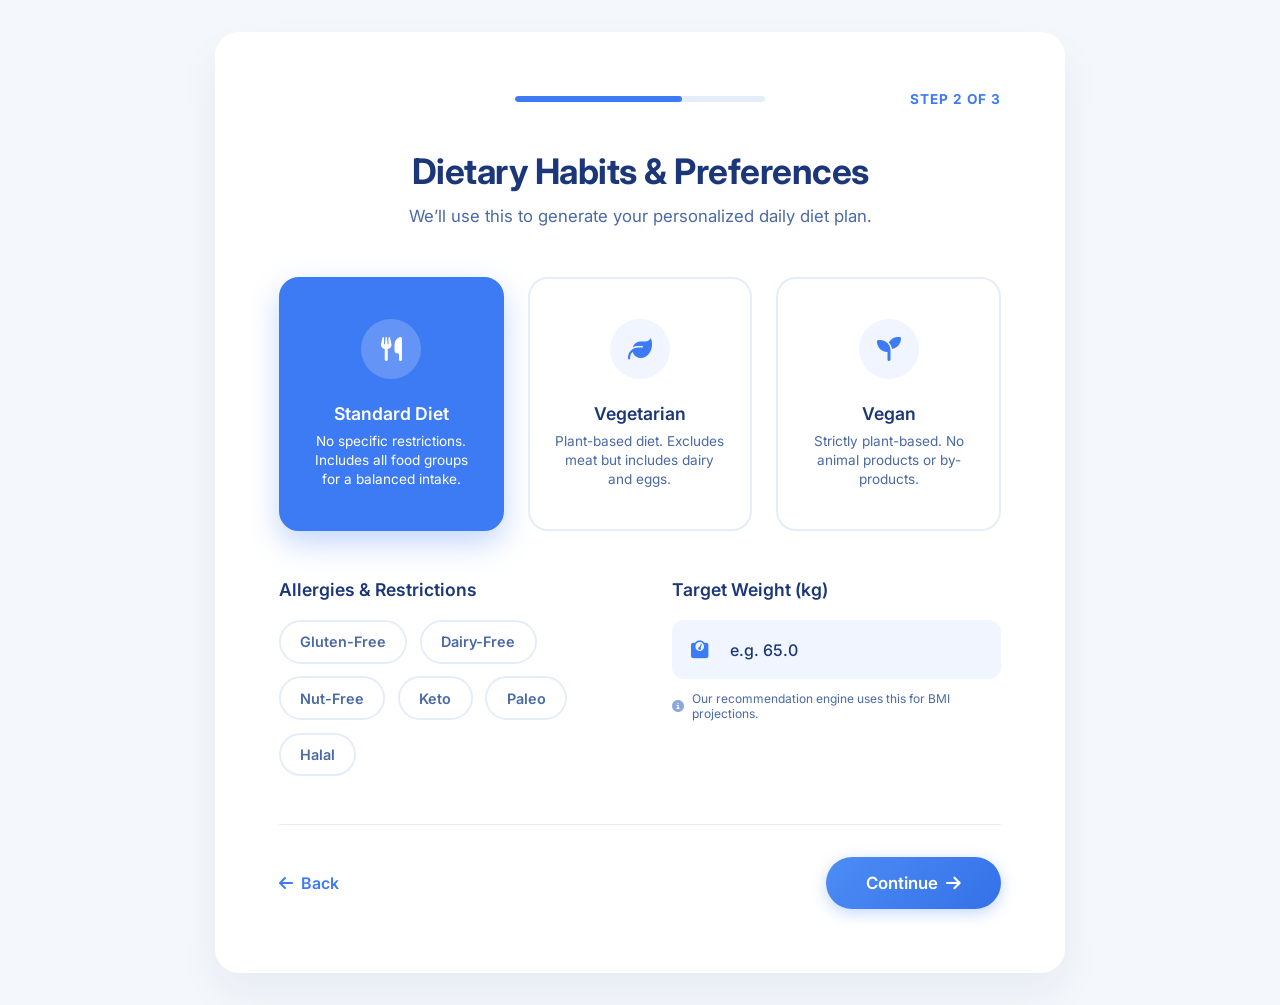
<file: frontend/onboarding-step-2.html>
<!DOCTYPE html>
<html lang="en">
<head>
    <meta charset="UTF-8">
    <meta name="viewport" content="width=device-width, initial-scale=1.0">
    <title>Onboarding Step 2 - Smart Diet & Fitness</title>
    
    <!-- Inter Font -->
    <link rel="preconnect" href="https://fonts.googleapis.com">
    <link rel="preconnect" href="https://fonts.gstatic.com" crossorigin>
    <link href="https://fonts.googleapis.com/css2?family=Inter:wght@400;500;600;700&display=swap" rel="stylesheet">
    
    <!-- FontAwesome for Icons -->
    <link rel="stylesheet" href="https://cdnjs.cloudflare.com/ajax/libs/font-awesome/6.4.0/css/all.min.css">

    <style>
        :root {
            /* Established Color Palette */
            --bg-body: #f4f7fb;
            --text-dark: #1b3679;
            --text-medium: #4a6aa6;
            --text-light: #8ca7db;
            --primary-blue: #3d7bf4;
            --primary-blue-hover: #2960cc;
            --input-bg: #f0f5ff;
            --bg-right: #ffffff;
            --border-light: #e5edf9;
            
            /* Gradients */
            --btn-gradient: linear-gradient(135deg, #4d8df5 0%, #3470e8 100%);
            --btn-gradient-hover: linear-gradient(135deg, #3d7bf4 0%, #2056c7 100%);
        }

        * {
            margin: 0;
            padding: 0;
            box-sizing: border-box;
            font-family: 'Inter', sans-serif;
        }

        body {
            display: flex;
            align-items: center;
            justify-content: center;
            min-height: 100vh;
            background-color: var(--bg-body);
            padding: 2rem;
            color: var(--text-dark);
        }

        /* --- Animations --- */
        .fade-in {
            opacity: 0;
            transform: translateY(20px);
            transition: opacity 0.8s ease, transform 0.8s ease;
        }

        .fade-in.visible {
            opacity: 1;
            transform: translateY(0);
        }

        .delay-1 { transition-delay: 0.1s; }
        .delay-2 { transition-delay: 0.2s; }
        .delay-3 { transition-delay: 0.3s; }
        .delay-4 { transition-delay: 0.4s; }

        /* --- Layout --- */
        .onboarding-card {
            background-color: var(--bg-right);
            width: 100%;
            max-width: 850px;
            border-radius: 24px;
            box-shadow: 0 20px 40px rgba(27, 54, 121, 0.06);
            padding: 4rem;
            position: relative;
            overflow: hidden;
        }

        /* --- Progress Header --- */
        .progress-header {
            display: flex;
            align-items: center;
            justify-content: center;
            margin-bottom: 3rem;
            position: relative;
        }

        .progress-track {
            width: 250px;
            height: 6px;
            background-color: var(--border-light);
            border-radius: 10px;
            overflow: hidden;
        }

        .progress-fill {
            width: 66.66%; /* Step 2 of 3 */
            height: 100%;
            background-color: var(--primary-blue);
            border-radius: 10px;
        }

        .step-indicator {
            position: absolute;
            right: 0;
            font-size: 0.85rem;
            font-weight: 700;
            color: var(--primary-blue);
            text-transform: uppercase;
            letter-spacing: 1px;
        }

        /* --- Headings --- */
        .text-center {
            text-align: center;
            margin-bottom: 3rem;
        }

        .text-center h1 {
            font-size: 2.2rem;
            font-weight: 700;
            margin-bottom: 0.75rem;
            letter-spacing: -0.5px;
        }

        .text-center p {
            color: var(--text-medium);
            font-size: 1.05rem;
            line-height: 1.5;
        }

        /* --- Diet Preference Cards --- */
        .diet-cards {
            display: grid;
            grid-template-columns: repeat(3, 1fr);
            gap: 1.5rem;
            margin-bottom: 3rem;
        }

        .diet-card {
            background-color: var(--bg-right);
            border: 2px solid var(--border-light);
            border-radius: 20px;
            padding: 2.5rem 1.5rem;
            text-align: center;
            cursor: pointer;
            transition: all 0.3s ease;
        }

        .diet-card .icon-wrapper {
            width: 60px;
            height: 60px;
            background-color: var(--input-bg);
            color: var(--primary-blue);
            border-radius: 50%;
            display: flex;
            align-items: center;
            justify-content: center;
            font-size: 1.5rem;
            margin: 0 auto 1.5rem auto;
            transition: all 0.3s ease;
        }

        .diet-card h3 {
            font-size: 1.1rem;
            font-weight: 600;
            margin-bottom: 0.5rem;
        }

        .diet-card p {
            font-size: 0.85rem;
            color: var(--text-medium);
            line-height: 1.4;
            transition: color 0.3s ease;
        }

        .diet-card:hover {
            border-color: var(--primary-blue);
            transform: translateY(-3px);
            box-shadow: 0 10px 25px rgba(61, 123, 244, 0.1);
        }

        /* Active State */
        .diet-card.active {
            background-color: var(--primary-blue);
            border-color: var(--primary-blue);
            box-shadow: 0 12px 30px rgba(61, 123, 244, 0.3);
        }

        .diet-card.active .icon-wrapper {
            background-color: rgba(255, 255, 255, 0.2);
            color: #ffffff;
        }

        .diet-card.active h3, 
        .diet-card.active p {
            color: #ffffff;
        }

        /* --- Split Section (Allergies & Target Weight) --- */
        .split-section {
            display: grid;
            grid-template-columns: 1fr 1fr;
            gap: 4rem;
            margin-bottom: 3rem;
        }

        .section-title {
            font-size: 1.1rem;
            font-weight: 600;
            margin-bottom: 1.25rem;
            color: var(--text-dark);
        }

        /* Pills (Multi-select) */
        .pills-group {
            display: flex;
            flex-wrap: wrap;
            gap: 0.8rem;
        }

        .pill {
            padding: 0.7rem 1.2rem;
            border: 2px solid var(--border-light);
            border-radius: 50px;
            color: var(--text-medium);
            font-weight: 600;
            font-size: 0.9rem;
            cursor: pointer;
            transition: all 0.3s ease;
            background: transparent;
        }

        .pill:hover {
            border-color: var(--primary-blue);
            color: var(--primary-blue);
        }

        .pill.active {
            background-color: var(--input-bg);
            border-color: var(--primary-blue);
            color: var(--primary-blue);
        }

        /* Target Weight Input */
        .input-wrapper {
            position: relative;
        }

        .input-wrapper i {
            position: absolute;
            left: 1.2rem;
            top: 50%;
            transform: translateY(-50%);
            color: var(--primary-blue);
            font-size: 1.1rem;
        }

        .input-wrapper input {
            width: 100%;
            padding: 1.1rem 1.2rem 1.1rem 3.5rem;
            border: 2px solid transparent;
            border-radius: 12px;
            background-color: var(--input-bg);
            font-size: 1rem;
            font-weight: 500;
            color: var(--text-dark);
            outline: none;
            transition: all 0.3s ease;
        }

        .input-wrapper input::placeholder {
            color: var(--input-placeholder);
        }

        .input-wrapper input:focus {
            border-color: var(--primary-blue);
            background-color: #fff;
            box-shadow: 0 4px 12px rgba(61, 123, 244, 0.1);
        }

        .input-hint {
            display: flex;
            align-items: center;
            gap: 0.5rem;
            font-size: 0.75rem;
            color: var(--text-medium);
            margin-top: 0.75rem;
        }

        .input-hint i {
            color: var(--text-light);
        }

        /* --- Footer Actions --- */
        .actions {
            display: flex;
            justify-content: space-between;
            align-items: center;
            padding-top: 2rem;
            border-top: 1px solid var(--border-light);
        }

        .btn-back {
            color: var(--primary-blue);
            background: none;
            border: none;
            font-size: 1rem;
            font-weight: 600;
            cursor: pointer;
            display: flex;
            align-items: center;
            gap: 0.5rem;
            transition: color 0.3s ease;
        }

        .btn-back:hover {
            color: var(--text-dark);
        }

        /* Super Smooth Button styles */
        .btn-continue {
            padding: 1rem 2.5rem;
            border: none;
            background: var(--btn-gradient);
            color: white;
            font-size: 1.05rem;
            font-weight: 600;
            cursor: pointer;
            border-radius: 50px; /* Pilled initially */
            box-shadow: 0 4px 15px rgba(61, 123, 244, 0.3);
            /* Transition for the shape and color morph */
            transition: all 0.4s cubic-bezier(0.25, 1, 0.5, 1);
            display: flex;
            align-items: center;
            gap: 0.5rem;
        }

        .btn-continue:hover {
            background: var(--btn-gradient-hover);
            border-radius: 12px; /* Morphs to rounded rectangle */
            box-shadow: 0 8px 25px rgba(61, 123, 244, 0.4);
            transform: translateY(-2px);
        }

        .btn-continue:active {
            transform: translateY(0);
            box-shadow: 0 2px 10px rgba(61, 123, 244, 0.3);
        }

        /* --- Responsive Design --- */
        @media (max-width: 850px) {
            .onboarding-card {
                padding: 3rem 2rem;
            }
            .diet-cards {
                grid-template-columns: 1fr;
            }
            .split-section {
                grid-template-columns: 1fr;
                gap: 2.5rem;
            }
            .step-indicator {
                display: none;
            }
        }
    </style>
</head>
<body>

    <div class="onboarding-card">
        
        <!-- Progress Header -->
        <div class="progress-header fade-in">
            <div class="progress-track">
                <div class="progress-fill"></div>
            </div>
            <span class="step-indicator">Step 2 of 3</span>
        </div>

        <!-- Title -->
        <div class="text-center fade-in delay-1">
            <h1>Dietary Habits & Preferences</h1>
            <p>We’ll use this to generate your personalized daily diet plan.</p>
        </div>

        <!-- Diet Types (Single Select) -->
        <div class="diet-cards fade-in delay-2">
            <div class="diet-card active" onclick="selectDiet(this)">
                <div class="icon-wrapper"><i class="fa-solid fa-utensils"></i></div>
                <h3>Standard Diet</h3>
                <p>No specific restrictions. Includes all food groups for a balanced intake.</p>
            </div>
            
            <div class="diet-card" onclick="selectDiet(this)">
                <div class="icon-wrapper"><i class="fa-solid fa-leaf"></i></div>
                <h3>Vegetarian</h3>
                <p>Plant-based diet. Excludes meat but includes dairy and eggs.</p>
            </div>
            
            <div class="diet-card" onclick="selectDiet(this)">
                <div class="icon-wrapper"><i class="fa-solid fa-seedling"></i></div>
                <h3>Vegan</h3>
                <p>Strictly plant-based. No animal products or by-products.</p>
            </div>
        </div>

        <!-- Allergies & Target Weight -->
        <div class="split-section fade-in delay-3">
            
            <!-- Restrictions (Multi-select) -->
            <div>
                <h3 class="section-title">Allergies & Restrictions</h3>
                <div class="pills-group">
                    <button class="pill" onclick="togglePill(this)">Gluten-Free</button>
                    <button class="pill" onclick="togglePill(this)">Dairy-Free</button>
                    <button class="pill" onclick="togglePill(this)">Nut-Free</button>
                    <button class="pill" onclick="togglePill(this)">Keto</button>
                    <button class="pill" onclick="togglePill(this)">Paleo</button>
                    <button class="pill" onclick="togglePill(this)">Halal</button>
                </div>
            </div>

            <!-- Target Weight -->
            <div>
                <h3 class="section-title">Target Weight (kg)</h3>
                <div class="input-wrapper">
                    <i class="fa-solid fa-weight-scale"></i>
                    <input type="number" placeholder="e.g. 65.0" step="0.1">
                </div>
                <div class="input-hint">
                    <i class="fa-solid fa-circle-info"></i>
                    <span>Our recommendation engine uses this for BMI projections.</span>
                </div>
            </div>

        </div>

        <!-- Bottom Actions -->
        <div class="actions fade-in delay-4">
            <button class="btn-back" onclick="history.back()">
                <i class="fa-solid fa-arrow-left"></i> Back
            </button>
            <button class="btn-continue" onclick="window.location.href='onboarding-step-3.html'">
                Continue <i class="fa-solid fa-arrow-right"></i>
            </button>
        </div>

    </div>

    <!-- JavaScript -->
    <script>
        document.addEventListener("DOMContentLoaded", () => {
            // Trigger entrance animations
            setTimeout(() => {
                const elements = document.querySelectorAll('.fade-in');
                elements.forEach(el => el.classList.add('visible'));
            }, 100);
        });

        // Handle single selection for Diet Type cards
        function selectDiet(selectedCard) {
            const cards = document.querySelectorAll('.diet-card');
            cards.forEach(card => card.classList.remove('active'));
            selectedCard.classList.add('active');
        }

        // Handle multi-selection for Allergy/Restriction pills
        function togglePill(pill) {
            pill.classList.toggle('active');
        }
    </script>

</body>
</html>
</file>
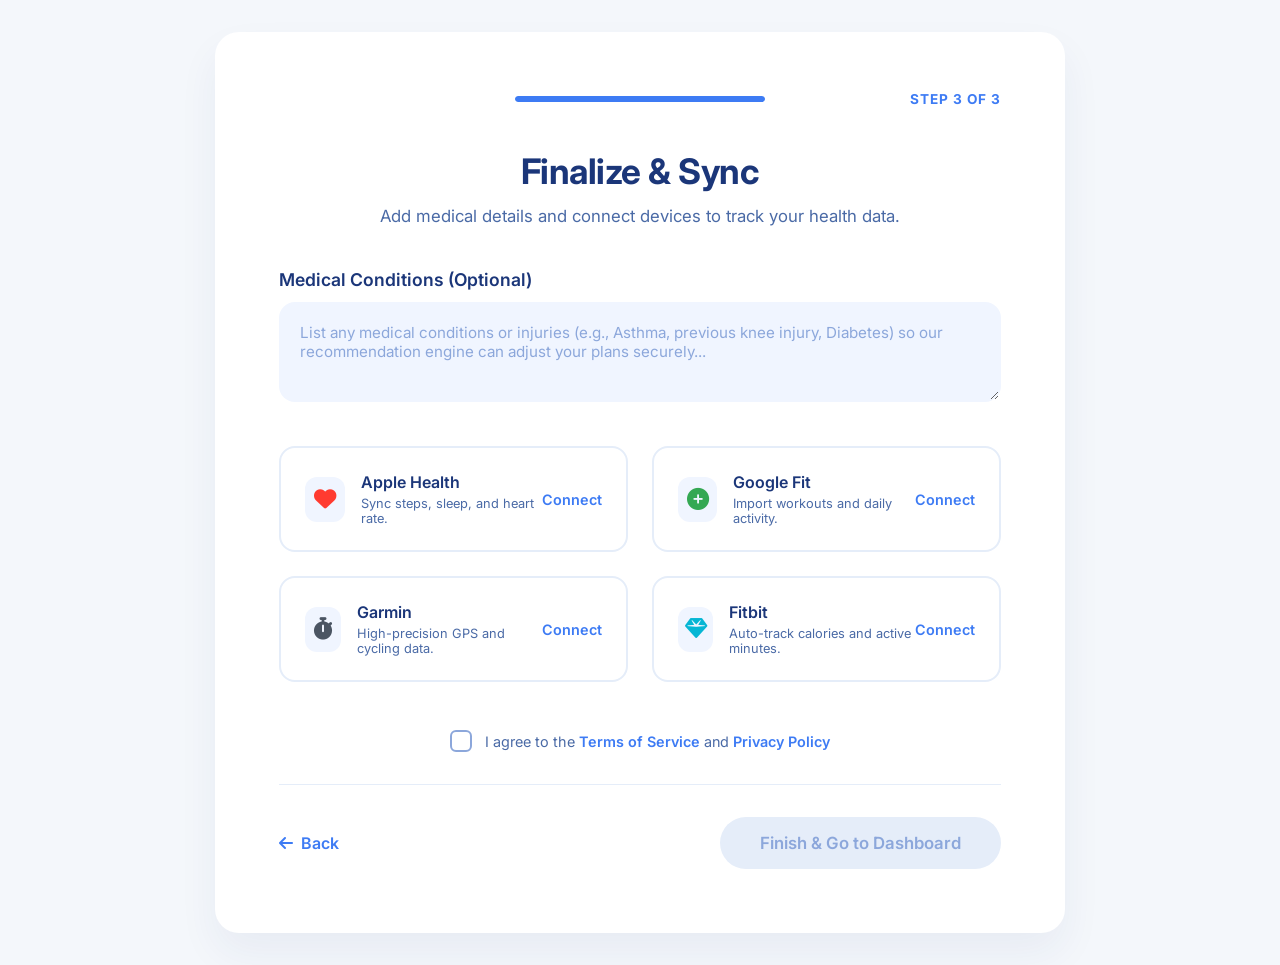
<file: frontend/onboarding-step-3.html>
<!DOCTYPE html>
<html lang="en">
<head>
    <meta charset="UTF-8">
    <meta name="viewport" content="width=device-width, initial-scale=1.0">
    <title>Onboarding Step 3 - Smart Diet & Fitness</title>
    
    <!-- Inter Font -->
    <link rel="preconnect" href="https://fonts.googleapis.com">
    <link rel="preconnect" href="https://fonts.gstatic.com" crossorigin>
    <link href="https://fonts.googleapis.com/css2?family=Inter:wght@400;500;600;700&display=swap" rel="stylesheet">
    
    <!-- FontAwesome for Icons -->
    <link rel="stylesheet" href="https://cdnjs.cloudflare.com/ajax/libs/font-awesome/6.4.0/css/all.min.css">

    <style>
        :root {
            /* Established Color Palette */
            --bg-body: #f4f7fb;
            --text-dark: #1b3679;
            --text-medium: #4a6aa6;
            --text-light: #8ca7db;
            --primary-blue: #3d7bf4;
            --primary-blue-hover: #2960cc;
            --input-bg: #f0f5ff;
            --bg-right: #ffffff;
            --border-light: #e5edf9;
            
            /* Gradients */
            --btn-gradient: linear-gradient(135deg, #4d8df5 0%, #3470e8 100%);
            --btn-gradient-hover: linear-gradient(135deg, #3d7bf4 0%, #2056c7 100%);
        }

        * {
            margin: 0;
            padding: 0;
            box-sizing: border-box;
            font-family: 'Inter', sans-serif;
        }

        body {
            display: flex;
            align-items: center;
            justify-content: center;
            min-height: 100vh;
            background-color: var(--bg-body);
            padding: 2rem;
            color: var(--text-dark);
        }

        /* --- Animations --- */
        .fade-in {
            opacity: 0;
            transform: translateY(20px);
            transition: opacity 0.8s ease, transform 0.8s ease;
        }

        .fade-in.visible {
            opacity: 1;
            transform: translateY(0);
        }

        .delay-1 { transition-delay: 0.1s; }
        .delay-2 { transition-delay: 0.2s; }
        .delay-3 { transition-delay: 0.3s; }
        .delay-4 { transition-delay: 0.4s; }

        /* --- Layout --- */
        .onboarding-card {
            background-color: var(--bg-right);
            width: 100%;
            max-width: 850px;
            border-radius: 24px;
            box-shadow: 0 20px 40px rgba(27, 54, 121, 0.06);
            padding: 4rem;
            position: relative;
            overflow: hidden;
        }

        /* --- Progress Header --- */
        .progress-header {
            display: flex;
            align-items: center;
            justify-content: center;
            margin-bottom: 3rem;
            position: relative;
        }

        .progress-track {
            width: 250px;
            height: 6px;
            background-color: var(--border-light);
            border-radius: 10px;
            overflow: hidden;
        }

        .progress-fill {
            width: 100%; /* Step 3 of 3 is complete */
            height: 100%;
            background-color: var(--primary-blue);
            border-radius: 10px;
        }

        .step-indicator {
            position: absolute;
            right: 0;
            font-size: 0.85rem;
            font-weight: 700;
            color: var(--primary-blue);
            text-transform: uppercase;
            letter-spacing: 1px;
        }

        /* --- Headings --- */
        .text-center {
            text-align: center;
            margin-bottom: 2.5rem;
        }

        .text-center h1 {
            font-size: 2.2rem;
            font-weight: 700;
            margin-bottom: 0.75rem;
            letter-spacing: -0.5px;
        }

        .text-center p {
            color: var(--text-medium);
            font-size: 1.05rem;
            line-height: 1.5;
        }

        /* --- Medical Conditions Section --- */
        .medical-section {
            margin-bottom: 2.5rem;
        }

        .section-title {
            font-size: 1.1rem;
            font-weight: 600;
            margin-bottom: 0.75rem;
            color: var(--text-dark);
        }

        .medical-textarea {
            width: 100%;
            padding: 1.2rem;
            border: 2px solid transparent;
            border-radius: 16px;
            background-color: var(--input-bg);
            font-size: 0.95rem;
            color: var(--text-dark);
            outline: none;
            resize: vertical;
            min-height: 100px;
            transition: all 0.3s ease;
        }

        .medical-textarea::placeholder {
            color: var(--text-light);
        }

        .medical-textarea:focus {
            border-color: var(--primary-blue);
            background-color: #fff;
            box-shadow: 0 4px 12px rgba(61, 123, 244, 0.1);
        }

        /* --- Sync Cards Grid --- */
        .sync-grid {
            display: grid;
            grid-template-columns: 1fr 1fr;
            gap: 1.5rem;
            margin-bottom: 3rem;
        }

        .sync-card {
            display: flex;
            align-items: center;
            justify-content: space-between;
            padding: 1.5rem;
            background-color: var(--bg-right);
            border: 2px solid var(--border-light);
            border-radius: 16px;
            cursor: pointer;
            transition: all 0.3s ease;
        }

        .sync-card:hover {
            border-color: var(--text-light);
            box-shadow: 0 8px 20px rgba(27, 54, 121, 0.04);
        }

        .sync-left {
            display: flex;
            align-items: center;
            gap: 1rem;
        }

        .sync-icon {
            width: 45px;
            height: 45px;
            border-radius: 12px;
            display: flex;
            align-items: center;
            justify-content: center;
            font-size: 1.4rem;
            background-color: var(--input-bg);
        }

        .apple-icon { color: #ff3b30; }
        .google-icon { color: #34a853; }
        .garmin-icon { color: #4b5563; }
        .fitbit-icon { color: #06b6d4; }

        .sync-info h4 {
            font-size: 1rem;
            font-weight: 600;
            margin-bottom: 0.25rem;
        }

        .sync-info p {
            font-size: 0.8rem;
            color: var(--text-medium);
        }

        .sync-status {
            font-size: 0.9rem;
            font-weight: 600;
            color: var(--primary-blue);
            display: flex;
            align-items: center;
            gap: 0.4rem;
            transition: all 0.3s ease;
        }

        /* Connected State */
        .sync-card.connected {
            border-color: var(--primary-blue);
            background-color: var(--input-bg);
        }

        .sync-card.connected .sync-status {
            color: var(--primary-blue);
        }

        /* --- Terms Checkbox --- */
        .terms-wrapper {
            display: flex;
            align-items: center;
            justify-content: center;
            gap: 0.8rem;
            margin-bottom: 2rem;
        }

        .custom-checkbox {
            appearance: none;
            width: 22px;
            height: 22px;
            border: 2px solid var(--text-light);
            border-radius: 6px;
            cursor: pointer;
            position: relative;
            transition: all 0.2s ease;
        }

        .custom-checkbox:checked {
            background-color: var(--primary-blue);
            border-color: var(--primary-blue);
        }

        .custom-checkbox:checked::after {
            content: '\f00c';
            font-family: 'FontAwesome';
            color: white;
            font-size: 12px;
            position: absolute;
            top: 50%;
            left: 50%;
            transform: translate(-50%, -50%);
        }

        .terms-text {
            font-size: 0.9rem;
            color: var(--text-medium);
        }

        .terms-text a {
            color: var(--primary-blue);
            text-decoration: none;
            font-weight: 600;
            transition: color 0.3s ease;
        }

        .terms-text a:hover {
            color: var(--text-dark);
        }

        /* --- Footer Actions --- */
        .actions {
            display: flex;
            justify-content: space-between;
            align-items: center;
            padding-top: 2rem;
            border-top: 1px solid var(--border-light);
        }

        .btn-back {
            color: var(--primary-blue);
            background: none;
            border: none;
            font-size: 1rem;
            font-weight: 600;
            cursor: pointer;
            display: flex;
            align-items: center;
            gap: 0.5rem;
            transition: color 0.3s ease;
        }

        .btn-back:hover {
            color: var(--text-dark);
        }

        /* Super Smooth Button styles */
        .btn-finish {
            padding: 1rem 2.5rem;
            border: none;
            background: var(--btn-gradient);
            color: white;
            font-size: 1.05rem;
            font-weight: 600;
            cursor: pointer;
            border-radius: 50px; /* Pilled initially */
            box-shadow: 0 4px 15px rgba(61, 123, 244, 0.3);
            transition: all 0.4s cubic-bezier(0.25, 1, 0.5, 1);
            display: flex;
            align-items: center;
            gap: 0.5rem;
        }

        .btn-finish:hover:not(:disabled) {
            background: var(--btn-gradient-hover);
            border-radius: 12px; /* Morphs to rounded rectangle */
            box-shadow: 0 8px 25px rgba(61, 123, 244, 0.4);
            transform: translateY(-2px);
        }

        .btn-finish:active:not(:disabled) {
            transform: translateY(0);
            box-shadow: 0 2px 10px rgba(61, 123, 244, 0.3);
        }

        .btn-finish:disabled {
            background: var(--border-light);
            color: var(--text-light);
            cursor: not-allowed;
            box-shadow: none;
        }

        /* --- Responsive Design --- */
        @media (max-width: 850px) {
            .onboarding-card {
                padding: 3rem 2rem;
            }
            .sync-grid {
                grid-template-columns: 1fr;
            }
            .step-indicator {
                display: none;
            }
        }
    </style>
</head>
<body>

    <div class="onboarding-card">
        
        <!-- Progress Header -->
        <div class="progress-header fade-in">
            <div class="progress-track">
                <div class="progress-fill"></div>
            </div>
            <span class="step-indicator">Step 3 of 3</span>
        </div>

        <!-- Title -->
        <div class="text-center fade-in delay-1">
            <h1>Finalize & Sync</h1>
            <p>Add medical details and connect devices to track your health data.</p>
        </div>

        <!-- Medical Conditions (Project Overview Requirement) -->
        <div class="medical-section fade-in delay-2">
            <h3 class="section-title">Medical Conditions (Optional)</h3>
            <textarea class="medical-textarea" placeholder="List any medical conditions or injuries (e.g., Asthma, previous knee injury, Diabetes) so our recommendation engine can adjust your plans securely..."></textarea>
        </div>

        <!-- Device Sync Cards -->
        <div class="sync-grid fade-in delay-3">
            
            <!-- Apple Health -->
            <div class="sync-card" onclick="toggleSync(this)">
                <div class="sync-left">
                    <div class="sync-icon apple-icon"><i class="fa-solid fa-heart"></i></div>
                    <div class="sync-info">
                        <h4>Apple Health</h4>
                        <p>Sync steps, sleep, and heart rate.</p>
                    </div>
                </div>
                <div class="sync-status">
                    <span class="status-text">Connect</span>
                </div>
            </div>

            <!-- Google Fit -->
            <div class="sync-card" onclick="toggleSync(this)">
                <div class="sync-left">
                    <div class="sync-icon google-icon"><i class="fa-solid fa-plus-circle"></i></div>
                    <div class="sync-info">
                        <h4>Google Fit</h4>
                        <p>Import workouts and daily activity.</p>
                    </div>
                </div>
                <div class="sync-status">
                    <span class="status-text">Connect</span>
                </div>
            </div>

            <!-- Garmin -->
            <div class="sync-card" onclick="toggleSync(this)">
                <div class="sync-left">
                    <div class="sync-icon garmin-icon"><i class="fa-solid fa-stopwatch"></i></div>
                    <div class="sync-info">
                        <h4>Garmin</h4>
                        <p>High-precision GPS and cycling data.</p>
                    </div>
                </div>
                <div class="sync-status">
                    <span class="status-text">Connect</span>
                </div>
            </div>

            <!-- Fitbit -->
            <div class="sync-card" onclick="toggleSync(this)">
                <div class="sync-left">
                    <div class="sync-icon fitbit-icon"><i class="fa-solid fa-gem"></i></div>
                    <div class="sync-info">
                        <h4>Fitbit</h4>
                        <p>Auto-track calories and active minutes.</p>
                    </div>
                </div>
                <div class="sync-status">
                    <span class="status-text">Connect</span>
                </div>
            </div>

        </div>

        <!-- Terms Agreement -->
        <div class="terms-wrapper fade-in delay-4">
            <input type="checkbox" id="termsCheck" class="custom-checkbox" onchange="validateForm()">
            <label for="termsCheck" class="terms-text">
                I agree to the <a href="#">Terms of Service</a> and <a href="#">Privacy Policy</a>
            </label>
        </div>

        <!-- Bottom Actions -->
        <div class="actions fade-in delay-4">
            <button class="btn-back" onclick="history.back()">
                <i class="fa-solid fa-arrow-left"></i> Back
            </button>
            <button class="btn-finish" id="finishBtn" disabled onclick="window.location.href='dashboard.html'">
                Finish & Go to Dashboard
            </button>
        </div>

    </div>

    <!-- JavaScript -->
    <script>
        document.addEventListener("DOMContentLoaded", () => {
            // Trigger entrance animations
            setTimeout(() => {
                const elements = document.querySelectorAll('.fade-in');
                elements.forEach(el => el.classList.add('visible'));
            }, 100);
        });

        // Toggle Sync Card State
        function toggleSync(card) {
            card.classList.toggle('connected');
            const statusText = card.querySelector('.status-text');
            
            if (card.classList.contains('connected')) {
                // Change text and add a checkmark icon dynamically
                statusText.innerHTML = '<i class="fa-solid fa-circle-check"></i> Connected';
            } else {
                // Revert to default text
                statusText.innerHTML = 'Connect';
            }
        }

        // Enable/Disable Finish Button based on Terms Checkbox
        function validateForm() {
            const termsChecked = document.getElementById('termsCheck').checked;
            const finishBtn = document.getElementById('finishBtn');
            
            if (termsChecked) {
                finishBtn.removeAttribute('disabled');
            } else {
                finishBtn.setAttribute('disabled', 'true');
            }
        }
    </script>

</body>
</html>
</file>
